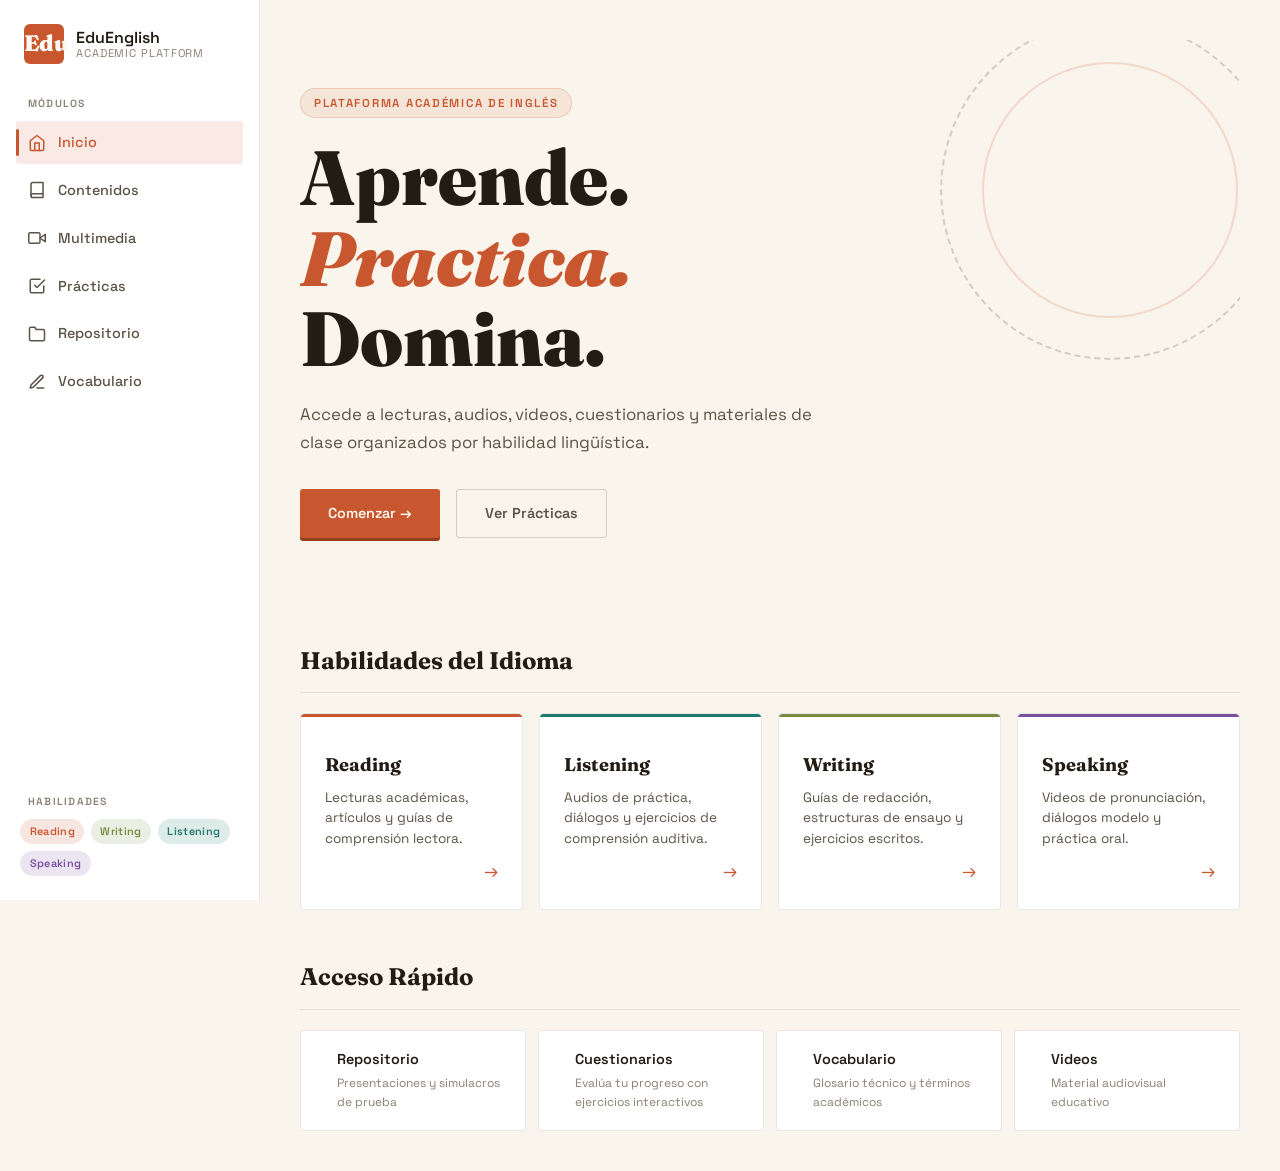
<file: index.html>
<!DOCTYPE html>
<html lang="es">
<head>
  <meta charset="UTF-8" />
  <meta name="viewport" content="width=device-width, initial-scale=1.0" />
  <title>EduEnglish — Plataforma de Inglés Académico</title>
  <link rel="stylesheet" href="/css/styles.css" />
  <link rel="preconnect" href="https://fonts.googleapis.com" />
  <link rel="preconnect" href="https://fonts.gstatic.com" crossorigin />
  <link href="https://fonts.googleapis.com/css2?family=Fraunces:ital,opsz,wght@0,9..144,400;0,9..144,600;0,9..144,700;0,9..144,900;1,9..144,400;1,9..144,500&family=Space+Grotesk:wght@300;400;500;600;700&family=JetBrains+Mono:wght@400;500&display=swap" rel="stylesheet" />
</head>
<body>


  <aside class="sidebar" id="sidebar">
    <div class="sidebar-logo">
      <span class="logo-mark">Edu</span>
      <div class="logo-text">
        <span class="logo-title">EduEnglish</span>
        <span class="logo-sub">Academic Platform</span>
      </div>
    </div>

    <nav class="sidebar-nav">
      <span class="nav-label">Módulos</span>
      <a href="/index.html" class="nav-item active">
        <svg viewBox="0 0 24 24"><path d="M3 9l9-7 9 7v11a2 2 0 0 1-2 2H5a2 2 0 0 1-2-2z"/><polyline points="9 22 9 12 15 12 15 22"/></svg>
        Inicio
      </a>
      <a href="/html/contenidos.html" class="nav-item">
        <svg viewBox="0 0 24 24"><path d="M4 19.5A2.5 2.5 0 0 1 6.5 17H20"/><path d="M6.5 2H20v20H6.5A2.5 2.5 0 0 1 4 19.5v-15A2.5 2.5 0 0 1 6.5 2z"/></svg>
        Contenidos
      </a>
      <a href="/html/multimedia.html" class="nav-item">
        <svg viewBox="0 0 24 24"><polygon points="23 7 16 12 23 17 23 7"/><rect x="1" y="5" width="15" height="14" rx="2" ry="2"/></svg>
        Multimedia
      </a>
      <a href="/html/practicas.html" class="nav-item">
        <svg viewBox="0 0 24 24"><path d="M9 11l3 3L22 4"/><path d="M21 12v7a2 2 0 0 1-2 2H5a2 2 0 0 1-2-2V5a2 2 0 0 1 2-2h11"/></svg>
        Prácticas
      </a>
      <a href="/html/repositorio.html" class="nav-item">
        <svg viewBox="0 0 24 24"><path d="M22 19a2 2 0 0 1-2 2H4a2 2 0 0 1-2-2V5a2 2 0 0 1 2-2h5l2 3h9a2 2 0 0 1 2 2z"/></svg>
        Repositorio
      </a>
      <a href="/html/vocabulario.html" class="nav-item">
        <svg viewBox="0 0 24 24"><path d="M12 20h9"/><path d="M16.5 3.5a2.121 2.121 0 0 1 3 3L7 19l-4 1 1-4L16.5 3.5z"/></svg>
        Vocabulario
      </a>
    </nav>

    <div class="sidebar-skills">
      <span class="nav-label">Habilidades</span>
      <div class="skill-badges">
        <span class="badge badge-r">Reading</span>
        <span class="badge badge-w">Writing</span>
        <span class="badge badge-l">Listening</span>
        <span class="badge badge-s">Speaking</span>
      </div>
    </div>
  </aside>


  <header class="topbar">
    <button class="menu-btn" id="menuBtn" aria-label="Abrir menú">
      <span></span><span></span><span></span>
    </button>
    <span class="topbar-title">EduEnglish</span>
    <div class="topbar-right"></div>
  </header>


  <main class="main-content">

  
    <section class="hero">
      <div class="hero-tag">Plataforma Académica de Inglés</div>
      <h1 class="hero-title">Aprende.<br/><em>Practica.</em><br/>Domina.</h1>
      <p class="hero-desc">Accede a lecturas, audios, videos, cuestionarios y materiales de clase organizados por habilidad lingüística.</p>
      <div class="hero-actions">
        <a href="/html/contenidos.html" class="btn btn-primary">Comenzar →</a>
        <a href="/html/practicas.html" class="btn btn-ghost">Ver Prácticas</a>
      </div>
      <div class="hero-deco"></div>
    </section>

   
    <section class="section">
      <h2 class="section-title">Habilidades del Idioma</h2>
      <div class="skills-grid">
        <a href="/html/contenidos.html" class="skill-card skill-reading">
          <div class="skill-icon"></div>
          <h3>Reading</h3>
          <p>Lecturas académicas, artículos y guías de comprensión lectora.</p>
          <span class="skill-arrow">→</span>
        </a>
        <a href="/html/multimedia.html" class="skill-card skill-listening">
          <div class="skill-icon"></div>
          <h3>Listening</h3>
          <p>Audios de práctica, diálogos y ejercicios de comprensión auditiva.</p>
          <span class="skill-arrow">→</span>
        </a>
        <a href="/html/practicas.html" class="skill-card skill-writing">
          <div class="skill-icon"></div>
          <h3>Writing</h3>
          <p>Guías de redacción, estructuras de ensayo y ejercicios escritos.</p>
          <span class="skill-arrow">→</span>
        </a>
        <a href="/html/multimedia.html" class="skill-card skill-speaking">
          <div class="skill-icon"></div>
          <h3>Speaking</h3>
          <p>Videos de pronunciación, diálogos modelo y práctica oral.</p>
          <span class="skill-arrow">→</span>
        </a>
      </div>
    </section>

    <section class="section">
      <h2 class="section-title">Acceso Rápido</h2>
      <div class="quick-grid">
        <a href="/html/repositorio.html" class="quick-card">
          <div class="qc-icon"></div>
          <div>
            <h4>Repositorio</h4>
            <p>Presentaciones y simulacros de prueba</p>
          </div>
        </a>
        <a href="/html/practicas.html" class="quick-card">
          <div class="qc-icon"></div>
          <div>
            <h4>Cuestionarios</h4>
            <p>Evalúa tu progreso con ejercicios interactivos</p>
          </div>
        </a>
        <a href="/html/vocabulario.html" class="quick-card">
          <div class="qc-icon"></div>
          <div>
            <h4>Vocabulario</h4>
            <p>Glosario técnico y términos académicos</p>
          </div>
        </a>
        <a href="/html/multimedia.html" class="quick-card">
          <div class="qc-icon"></div>
          <div>
            <h4>Videos</h4>
            <p>Material audiovisual educativo</p>
          </div>
        </a>
      </div>
    </section>

  </main>

  <div class="sidebar-overlay" id="overlay"></div>
  <script src="/js/scripts.js"></script>
</body>
</html>
</file>
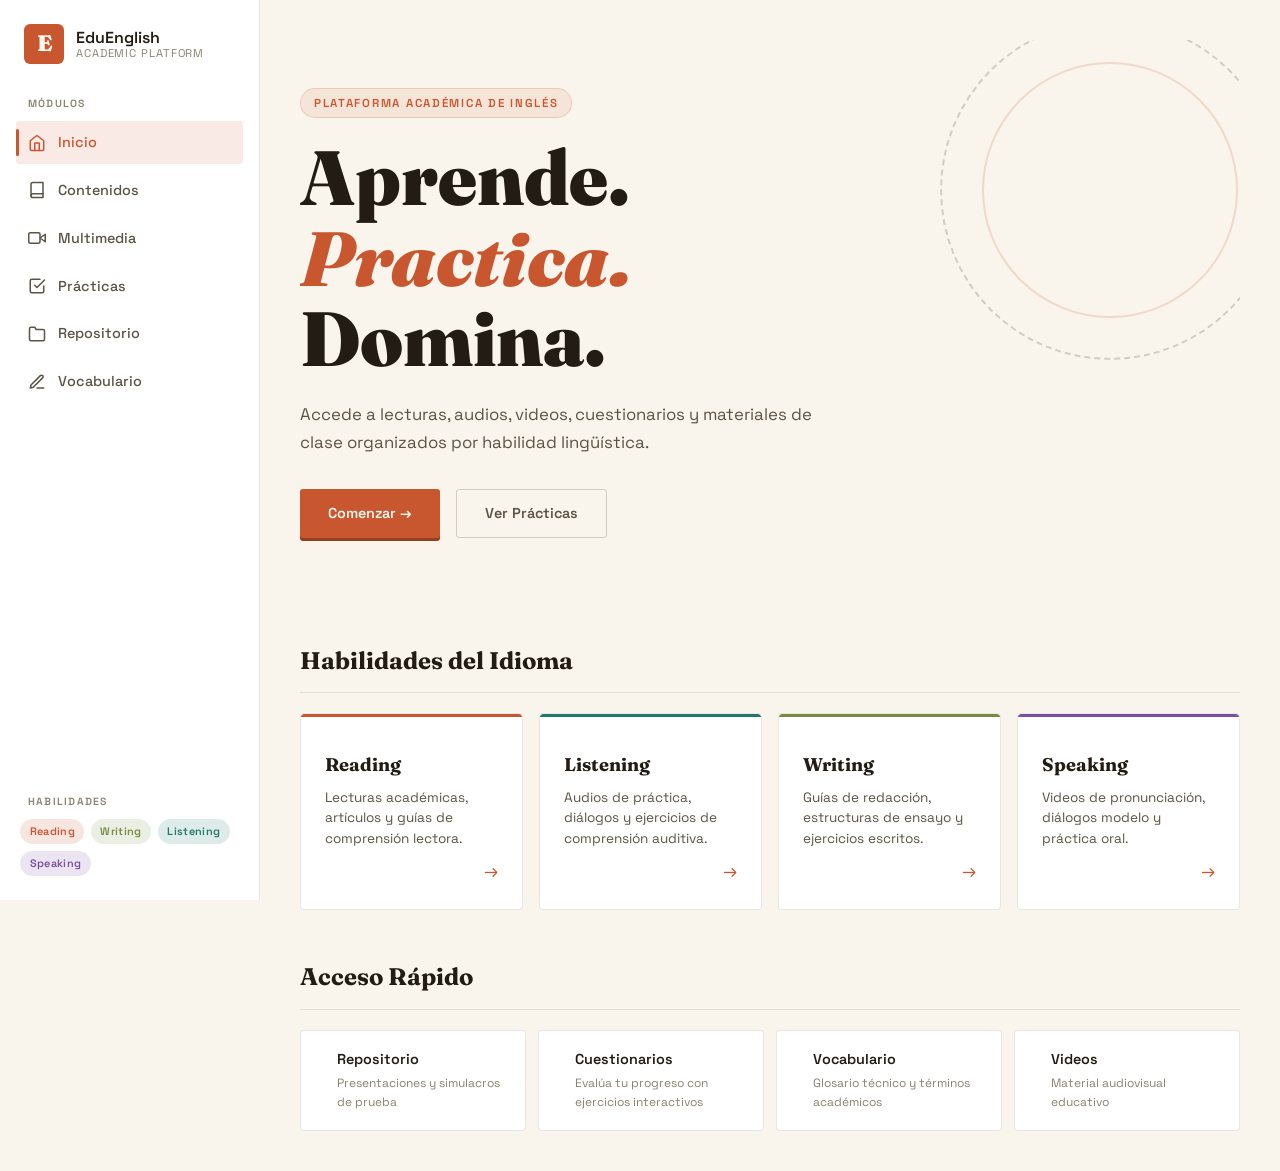
<file: html/index.html>
<!DOCTYPE html>
<html lang="es">
<head>
  <meta charset="UTF-8" />
  <meta name="viewport" content="width=device-width, initial-scale=1.0" />
  <title>EduEnglish — Plataforma de Inglés Académico</title>
  <link rel="stylesheet" href="/css/styles.css" />
  <link rel="preconnect" href="https://fonts.googleapis.com" />
  <link rel="preconnect" href="https://fonts.gstatic.com" crossorigin />
  <link href="https://fonts.googleapis.com/css2?family=Fraunces:ital,opsz,wght@0,9..144,400;0,9..144,600;0,9..144,700;0,9..144,900;1,9..144,400;1,9..144,500&family=Space+Grotesk:wght@300;400;500;600;700&family=JetBrains+Mono:wght@400;500&display=swap" rel="stylesheet" />
</head>
<body>


  <aside class="sidebar" id="sidebar">
    <div class="sidebar-logo">
      <span class="logo-mark">E</span>
      <div class="logo-text">
        <span class="logo-title">EduEnglish</span>
        <span class="logo-sub">Academic Platform</span>
      </div>
    </div>

    <nav class="sidebar-nav">
      <span class="nav-label">Módulos</span>
      <a href="/index.html" class="nav-item active">
        <svg viewBox="0 0 24 24"><path d="M3 9l9-7 9 7v11a2 2 0 0 1-2 2H5a2 2 0 0 1-2-2z"/><polyline points="9 22 9 12 15 12 15 22"/></svg>
        Inicio
      </a>
      <a href="/html/contenidos.html" class="nav-item">
        <svg viewBox="0 0 24 24"><path d="M4 19.5A2.5 2.5 0 0 1 6.5 17H20"/><path d="M6.5 2H20v20H6.5A2.5 2.5 0 0 1 4 19.5v-15A2.5 2.5 0 0 1 6.5 2z"/></svg>
        Contenidos
      </a>
      <a href="/html/multimedia.html" class="nav-item">
        <svg viewBox="0 0 24 24"><polygon points="23 7 16 12 23 17 23 7"/><rect x="1" y="5" width="15" height="14" rx="2" ry="2"/></svg>
        Multimedia
      </a>
      <a href="/html/practicas.html" class="nav-item">
        <svg viewBox="0 0 24 24"><path d="M9 11l3 3L22 4"/><path d="M21 12v7a2 2 0 0 1-2 2H5a2 2 0 0 1-2-2V5a2 2 0 0 1 2-2h11"/></svg>
        Prácticas
      </a>
      <a href="/html/repositorio.html" class="nav-item">
        <svg viewBox="0 0 24 24"><path d="M22 19a2 2 0 0 1-2 2H4a2 2 0 0 1-2-2V5a2 2 0 0 1 2-2h5l2 3h9a2 2 0 0 1 2 2z"/></svg>
        Repositorio
      </a>
      <a href="/html/vocabulario.html" class="nav-item">
        <svg viewBox="0 0 24 24"><path d="M12 20h9"/><path d="M16.5 3.5a2.121 2.121 0 0 1 3 3L7 19l-4 1 1-4L16.5 3.5z"/></svg>
        Vocabulario
      </a>
    </nav>

    <div class="sidebar-skills">
      <span class="nav-label">Habilidades</span>
      <div class="skill-badges">
        <span class="badge badge-r">Reading</span>
        <span class="badge badge-w">Writing</span>
        <span class="badge badge-l">Listening</span>
        <span class="badge badge-s">Speaking</span>
      </div>
    </div>
  </aside>


  <header class="topbar">
    <button class="menu-btn" id="menuBtn" aria-label="Abrir menú">
      <span></span><span></span><span></span>
    </button>
    <span class="topbar-title">EduEnglish</span>
    <div class="topbar-right"></div>
  </header>


  <main class="main-content">

  
    <section class="hero">
      <div class="hero-tag">Plataforma Académica de Inglés</div>
      <h1 class="hero-title">Aprende.<br/><em>Practica.</em><br/>Domina.</h1>
      <p class="hero-desc">Accede a lecturas, audios, videos, cuestionarios y materiales de clase organizados por habilidad lingüística.</p>
      <div class="hero-actions">
        <a href="/html/contenidos.html" class="btn btn-primary">Comenzar →</a>
        <a href="/html/practicas.html" class="btn btn-ghost">Ver Prácticas</a>
      </div>
      <div class="hero-deco"></div>
    </section>

   
    <section class="section">
      <h2 class="section-title">Habilidades del Idioma</h2>
      <div class="skills-grid">
        <a href="/html/contenidos.html" class="skill-card skill-reading">
          <div class="skill-icon"></div>
          <h3>Reading</h3>
          <p>Lecturas académicas, artículos y guías de comprensión lectora.</p>
          <span class="skill-arrow">→</span>
        </a>
        <a href="/html/multimedia.html" class="skill-card skill-listening">
          <div class="skill-icon"></div>
          <h3>Listening</h3>
          <p>Audios de práctica, diálogos y ejercicios de comprensión auditiva.</p>
          <span class="skill-arrow">→</span>
        </a>
        <a href="/html/practicas.html" class="skill-card skill-writing">
          <div class="skill-icon"></div>
          <h3>Writing</h3>
          <p>Guías de redacción, estructuras de ensayo y ejercicios escritos.</p>
          <span class="skill-arrow">→</span>
        </a>
        <a href="/html/multimedia.html" class="skill-card skill-speaking">
          <div class="skill-icon"></div>
          <h3>Speaking</h3>
          <p>Videos de pronunciación, diálogos modelo y práctica oral.</p>
          <span class="skill-arrow">→</span>
        </a>
      </div>
    </section>

    <section class="section">
      <h2 class="section-title">Acceso Rápido</h2>
      <div class="quick-grid">
        <a href="/html/repositorio.html" class="quick-card">
          <div class="qc-icon"></div>
          <div>
            <h4>Repositorio</h4>
            <p>Presentaciones y simulacros de prueba</p>
          </div>
        </a>
        <a href="/html/practicas.html" class="quick-card">
          <div class="qc-icon"></div>
          <div>
            <h4>Cuestionarios</h4>
            <p>Evalúa tu progreso con ejercicios interactivos</p>
          </div>
        </a>
        <a href="/html/vocabulario.html" class="quick-card">
          <div class="qc-icon"></div>
          <div>
            <h4>Vocabulario</h4>
            <p>Glosario técnico y términos académicos</p>
          </div>
        </a>
        <a href="/html/multimedia.html" class="quick-card">
          <div class="qc-icon"></div>
          <div>
            <h4>Videos</h4>
            <p>Material audiovisual educativo</p>
          </div>
        </a>
      </div>
    </section>

  </main>

  <div class="sidebar-overlay" id="overlay"></div>
  <script src="/js/scripts.js"></script>
</body>
</html>
</file>
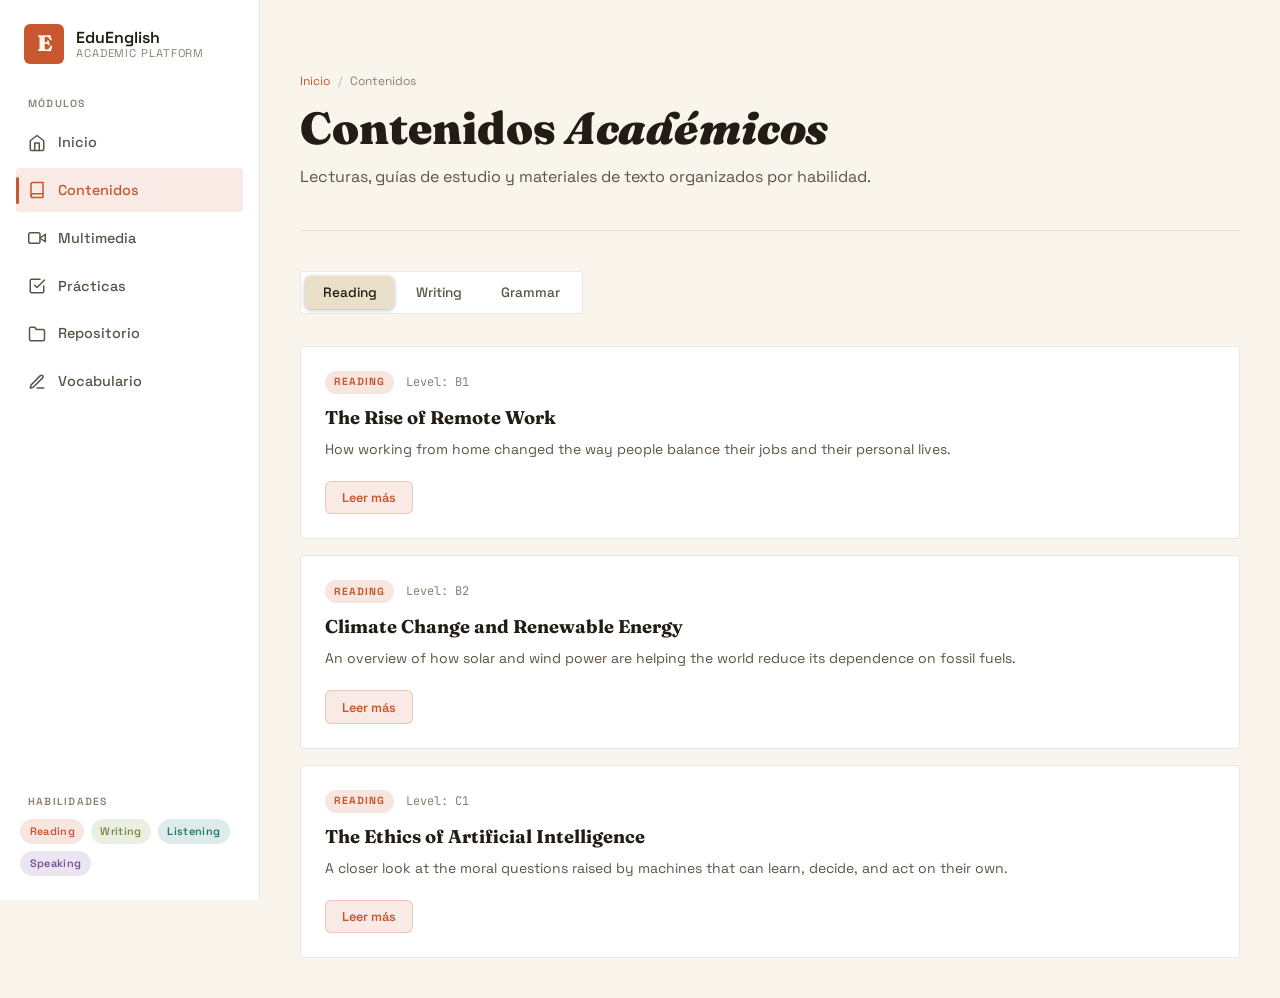
<file: html/contenidos.html>
<!DOCTYPE html>
<html lang="es">
<head>
  <meta charset="UTF-8" />
  <meta name="viewport" content="width=device-width, initial-scale=1.0" />
  <title>Contenidos — EduEnglish</title>
  <link rel="stylesheet" href="/css/styles.css" />
  <link href="https://fonts.googleapis.com/css2?family=Fraunces:ital,opsz,wght@0,9..144,400;0,9..144,600;0,9..144,700;0,9..144,900;1,9..144,400;1,9..144,500&family=Space+Grotesk:wght@300;400;500;600;700&family=JetBrains+Mono:wght@400;500&display=swap" rel="stylesheet" />
</head>
<body>

  <aside class="sidebar" id="sidebar">
    <div class="sidebar-logo">
      <span class="logo-mark">E</span>
      <div class="logo-text">
        <span class="logo-title">EduEnglish</span>
        <span class="logo-sub">Academic Platform</span>
      </div>
    </div>
    <nav class="sidebar-nav">
      <span class="nav-label">Módulos</span>
      <a href="/index.html" class="nav-item">
        <svg viewBox="0 0 24 24"><path d="M3 9l9-7 9 7v11a2 2 0 0 1-2 2H5a2 2 0 0 1-2-2z"/><polyline points="9 22 9 12 15 12 15 22"/></svg>
        Inicio
      </a>
      <a href="/html/contenidos.html" class="nav-item active">
        <svg viewBox="0 0 24 24"><path d="M4 19.5A2.5 2.5 0 0 1 6.5 17H20"/><path d="M6.5 2H20v20H6.5A2.5 2.5 0 0 1 4 19.5v-15A2.5 2.5 0 0 1 6.5 2z"/></svg>
        Contenidos
      </a>
      <a href="/html/multimedia.html" class="nav-item">
        <svg viewBox="0 0 24 24"><polygon points="23 7 16 12 23 17 23 7"/><rect x="1" y="5" width="15" height="14" rx="2" ry="2"/></svg>
        Multimedia
      </a>
      <a href="/html/practicas.html" class="nav-item">
        <svg viewBox="0 0 24 24"><path d="M9 11l3 3L22 4"/><path d="M21 12v7a2 2 0 0 1-2 2H5a2 2 0 0 1-2-2V5a2 2 0 0 1 2-2h11"/></svg>
        Prácticas
      </a>
      <a href="/html/repositorio.html" class="nav-item">
        <svg viewBox="0 0 24 24"><path d="M22 19a2 2 0 0 1-2 2H4a2 2 0 0 1-2-2V5a2 2 0 0 1 2-2h5l2 3h9a2 2 0 0 1 2 2z"/></svg>
        Repositorio
      </a>
      <a href="/html/vocabulario.html" class="nav-item">
        <svg viewBox="0 0 24 24"><path d="M12 20h9"/><path d="M16.5 3.5a2.121 2.121 0 0 1 3 3L7 19l-4 1 1-4L16.5 3.5z"/></svg>
        Vocabulario
      </a>
    </nav>
    <div class="sidebar-skills">
      <span class="nav-label">Habilidades</span>
      <div class="skill-badges">
        <span class="badge badge-r">Reading</span>
        <span class="badge badge-w">Writing</span>
        <span class="badge badge-l">Listening</span>
        <span class="badge badge-s">Speaking</span>
      </div>
    </div>
  </aside>

  <header class="topbar">
    <button class="menu-btn" id="menuBtn"><span></span><span></span><span></span></button>
    <span class="topbar-title">EduEnglish</span>
    <div class="topbar-right"></div>
  </header>

  <main class="main-content">
    <div class="page-header">
      <div class="breadcrumb">
        <a href="/index.html">Inicio</a><span>/</span> Contenidos
      </div>
      <h1>Contenidos <em>Académicos</em></h1>
      <p>Lecturas, guías de estudio y materiales de texto organizados por habilidad.</p>
    </div>

   
    <div class="tabs" data-group="contenidos">
      <button class="tab-btn active" data-tab="reading" data-group="contenidos">Reading</button>
      <button class="tab-btn" data-tab="writing" data-group="contenidos">Writing</button>
      <button class="tab-btn" data-tab="grammar" data-group="contenidos">Grammar</button>
    </div>


    <div class="tab-panel active" data-group="contenidos" data-panel="reading" id="reading">
      <div class="content-grid">

       
        <div class="reading-card">
          <div class="rc-meta">
            <span class="rc-tag reading">Reading</span>
            <span class="rc-level">Level: B1</span>
          </div>
          <h3>The Rise of Remote Work</h3>
          <p class="rc-excerpt">
            How working from home changed the way people balance their jobs and their personal lives.
          </p>
          <div class="rc-body">
            <p>
              Over the last few years, more and more companies have allowed their employees to work from home
              instead of coming to an office every day. This change, known as "remote work," became common
              during the pandemic, but many businesses decided to keep it afterward because it saved money
              on office space and gave workers more freedom over their schedules.
            </p>
            <p>
              Remote work has clear advantages. Employees can save time by not commuting, spend more time with
              their families, and often feel less stressed. However, it also brings challenges: some workers
              feel isolated because they miss face-to-face contact with colleagues, and it can be difficult to
              separate work time from personal time when the office is also the living room.
            </p>
            <p>
              Today, many companies offer a "hybrid" model, where employees work from home a few days a week
              and go to the office on the rest. Experts believe this balance will continue to shape the future
              of work for many years to come.
            </p>
          </div>
          <div class="rc-actions">
            <button class="btn-sm btn-gold rc-toggle">Leer más</button>
          </div>
        </div>

        <div class="reading-card">
          <div class="rc-meta">
            <span class="rc-tag reading">Reading</span>
            <span class="rc-level">Level: B2</span>
          </div>
          <h3>Climate Change and Renewable Energy</h3>
          <p class="rc-excerpt">
            An overview of how solar and wind power are helping the world reduce its dependence on fossil fuels.
          </p>
          <div class="rc-body">
            <p>
              Climate change is one of the most urgent challenges of our time. Scientists agree that the main
              cause is the burning of fossil fuels such as coal, oil, and natural gas, which release greenhouse
              gases into the atmosphere and cause global temperatures to rise. As a result, governments and
              companies around the world are investing heavily in renewable energy sources.
            </p>
            <p>
              Solar and wind power are the two fastest-growing forms of renewable energy. Solar panels convert
              sunlight directly into electricity, while wind turbines use the movement of air to generate power.
              Unlike fossil fuels, these sources do not run out and do not produce harmful emissions once they
              are built and running.
            </p>
            <p>
              Despite this progress, the transition to clean energy is not simple. Renewable technologies still
              require significant investment, and some regions do not have consistent sunlight or wind. Even so,
              the cost of solar and wind energy has dropped dramatically in the last decade, making them
              increasingly competitive with traditional energy sources.
            </p>
          </div>
          <div class="rc-actions">
            <button class="btn-sm btn-gold rc-toggle">Leer más</button>
          </div>
        </div>

        <div class="reading-card">
          <div class="rc-meta">
            <span class="rc-tag reading">Reading</span>
            <span class="rc-level">Level: C1</span>
          </div>
          <h3>The Ethics of Artificial Intelligence</h3>
          <p class="rc-excerpt">
            A closer look at the moral questions raised by machines that can learn, decide, and act on their own.
          </p>
          <div class="rc-body">
            <p>
              Artificial intelligence (AI) has moved from science fiction to everyday reality, influencing
              everything from the recommendations we see online to the medical diagnoses doctors rely on. As
              these systems become more capable, they also raise complex ethical questions that societies are
              only beginning to address.
            </p>
            <p>
              One major concern is bias. Because AI systems learn from historical data, they can unintentionally
              reproduce and even amplify existing prejudices related to race, gender, or economic background.
              A hiring algorithm trained on biased data, for example, may systematically disadvantage certain
              groups of applicants without anyone explicitly programming it to do so.
            </p>
            <p>
              Another pressing issue is accountability. When an autonomous system makes a harmful decision, it is
              often unclear who should be held responsible: the developer, the company that deployed it, or the
              algorithm itself. As AI continues to advance, policymakers, engineers, and ethicists face the
              difficult task of building frameworks that encourage innovation while protecting fundamental
              human rights.
            </p>
          </div>
          <div class="rc-actions">
            <button class="btn-sm btn-gold rc-toggle">Leer más</button>
          </div>
        </div>



      </div>
    </div>

  
    <div class="tab-panel" data-group="contenidos" data-panel="writing">
      <div class="content-grid">

       
        <div class="reading-card">
          <div class="rc-meta">
            <span class="rc-tag writing">Writing</span>
            <span class="rc-level">Guía</span>
          </div>
          <h3>How to Write a Five-Paragraph Essay</h3>
          <p class="rc-excerpt">
            The classic structure for academic essays: introduction, three body paragraphs, and conclusion.
          </p>
          <div class="rc-body">
            <p>
              The five-paragraph essay is one of the most useful formats for academic writing because it forces
              you to organize your ideas clearly before you start writing.
            </p>
            <p><strong>1. Introduction:</strong> Start with a "hook" to catch the reader's attention, give some
              background information, and end with your thesis statement — one sentence that states your main
              argument.</p>
            <p><strong>2-4. Body paragraphs:</strong> Each paragraph should focus on ONE supporting idea. Begin
              with a topic sentence, add evidence or examples, and explain how that idea supports your thesis.</p>
            <p><strong>5. Conclusion:</strong> Restate your thesis in different words, briefly summarize your main
              points, and end with a final thought or call to action.</p>
            <p>Useful connectors: <em>firstly, in addition, however, for example, as a result, in conclusion.</em></p>
          </div>
          <div class="rc-actions">
            <button class="btn-sm btn-gold rc-toggle">Leer más</button>
          </div>
        </div>

        <div class="reading-card">
          <div class="rc-meta">
            <span class="rc-tag writing">Writing</span>
            <span class="rc-level">Guía</span>
          </div>
          <h3>Linking Words and Cohesive Devices</h3>
          <p class="rc-excerpt">
            How to connect your ideas smoothly so your writing flows naturally from one sentence to the next.
          </p>
          <div class="rc-body">
            <p>
              Linking words (also called connectors) show the relationship between ideas and make your writing
              easier to follow. Using a variety of them also improves your score in writing exams like IELTS or
              TOEFL.
            </p>
            <p><strong>Addition:</strong> in addition, furthermore, moreover, besides.</p>
            <p><strong>Contrast:</strong> however, on the other hand, nevertheless, although, whereas.</p>
            <p><strong>Cause and effect:</strong> because, since, therefore, consequently, as a result.</p>
            <p><strong>Sequence:</strong> first, next, after that, finally, meanwhile.</p>
            <p><strong>Example:</strong> for instance, for example, such as, namely.</p>
            <p>Tip: avoid repeating the same connector twice in one paragraph — variety makes your writing sound
              more natural and academic.</p>
          </div>
          <div class="rc-actions">
            <button class="btn-sm btn-gold rc-toggle">Leer más</button>
          </div>
        </div>

      </div>
    </div>

    
    <div class="tab-panel" data-group="contenidos" data-panel="grammar">
      <div class="content-grid">

    
        <div class="reading-card">
          <div class="rc-meta">
            <span class="rc-tag grammar">Grammar</span>
            <span class="rc-level">Intermedio</span>
          </div>
          <h3>Present Perfect vs. Past Simple</h3>
          <p class="rc-excerpt">
            One of the most common sources of confusion for Spanish speakers learning English.
          </p>
          <div class="rc-body">
            <p><strong>Past Simple</strong> (I worked, she went) is used for actions that happened at a specific,
              finished time in the past. It is often used with time expressions like <em>yesterday, last week,
              in 2020.</em></p>
            <p><em>Example: "I visited London in 2019."</em> (a specific, finished moment)</p>
            <p><strong>Present Perfect</strong> (I have worked, she has gone) is used for actions that happened
              at an unspecified time in the past, or that connect the past to the present. It is often used with
              <em>ever, never, already, yet, just, since, for.</em></p>
            <p><em>Example: "I have visited London three times."</em> (experience, no specific date given)</p>
            <p>Quick rule: if there is a specific past time mentioned, use Past Simple. If the exact time is not
              important, or the action still affects the present, use Present Perfect.</p>
          </div>
          <div class="rc-actions">
            <button class="btn-sm btn-gold rc-toggle">Leer más</button>
          </div>
        </div>

        <div class="reading-card">
          <div class="rc-meta">
            <span class="rc-tag grammar">Grammar</span>
            <span class="rc-level">Avanzado</span>
          </div>
          <h3>Conditional Sentences (Types 0-3)</h3>
          <p class="rc-excerpt">
            The four main conditional structures used to talk about real, possible, and imaginary situations.
          </p>
          <div class="rc-body">
            <p><strong>Zero Conditional</strong> (general truths): If + present simple, present simple.
              <em>"If you heat water to 100°C, it boils."</em></p>
            <p><strong>First Conditional</strong> (real future possibility): If + present simple, will + verb.
              <em>"If it rains tomorrow, I will stay home."</em></p>
            <p><strong>Second Conditional</strong> (unreal/hypothetical present or future): If + past simple,
              would + verb. <em>"If I won the lottery, I would travel the world."</em></p>
            <p><strong>Third Conditional</strong> (unreal past — things that did not happen): If + past perfect,
              would have + past participle. <em>"If she had studied harder, she would have passed the exam."</em></p>
            <p>Tip: the "if clause" and the "result clause" can switch order without changing meaning — just
              remember to remove the comma when "if" comes second.</p>
          </div>
          <div class="rc-actions">
            <button class="btn-sm btn-gold rc-toggle">Leer más</button>
          </div>
        </div>

      </div>
    </div>

  </main>

  <div class="sidebar-overlay" id="overlay"></div>
  <script src="/js/scripts.js"></script>
</body>
</html>
</file>
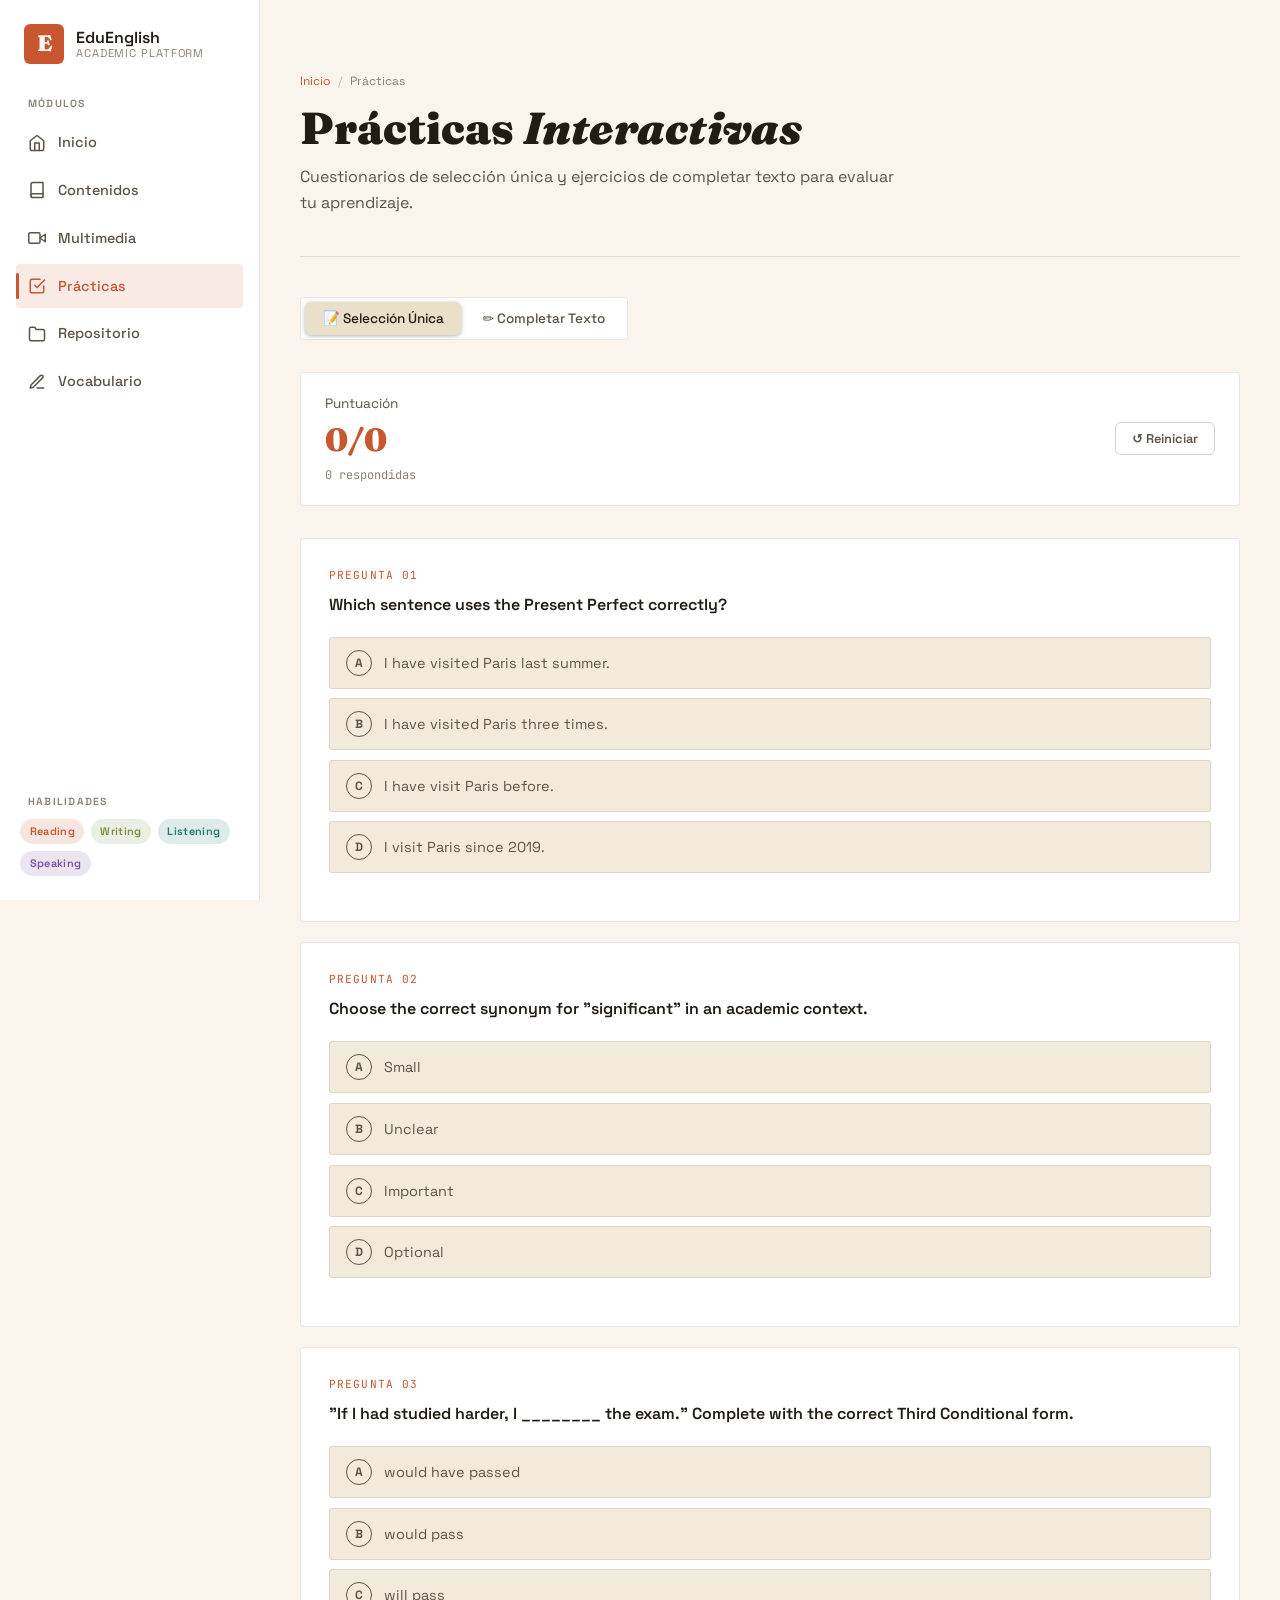
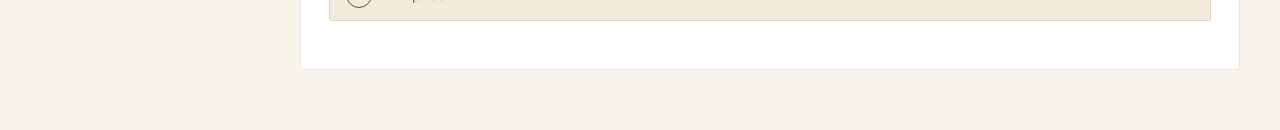
<file: html/practicas.html>
<!DOCTYPE html>
<html lang="es">
<head>
  <meta charset="UTF-8" />
  <meta name="viewport" content="width=device-width, initial-scale=1.0" />
  <title>Prácticas — EduEnglish</title>
  <link rel="stylesheet" href="/css/styles.css" />
  <link href="https://fonts.googleapis.com/css2?family=Fraunces:ital,opsz,wght@0,9..144,400;0,9..144,600;0,9..144,700;0,9..144,900;1,9..144,400;1,9..144,500&family=Space+Grotesk:wght@300;400;500;600;700&family=JetBrains+Mono:wght@400;500&display=swap" rel="stylesheet" />
</head>
<body>

  <aside class="sidebar" id="sidebar">
    <div class="sidebar-logo">
      <span class="logo-mark">E</span>
      <div class="logo-text">
        <span class="logo-title">EduEnglish</span>
        <span class="logo-sub">Academic Platform</span>
      </div>
    </div>
    <nav class="sidebar-nav">
      <span class="nav-label">Módulos</span>
      <a href="/index.html" class="nav-item">
        <svg viewBox="0 0 24 24"><path d="M3 9l9-7 9 7v11a2 2 0 0 1-2 2H5a2 2 0 0 1-2-2z"/><polyline points="9 22 9 12 15 12 15 22"/></svg>
        Inicio
      </a>
      <a href="/html/contenidos.html" class="nav-item">
        <svg viewBox="0 0 24 24"><path d="M4 19.5A2.5 2.5 0 0 1 6.5 17H20"/><path d="M6.5 2H20v20H6.5A2.5 2.5 0 0 1 4 19.5v-15A2.5 2.5 0 0 1 6.5 2z"/></svg>
        Contenidos
      </a>
      <a href="/html/multimedia.html" class="nav-item">
        <svg viewBox="0 0 24 24"><polygon points="23 7 16 12 23 17 23 7"/><rect x="1" y="5" width="15" height="14" rx="2" ry="2"/></svg>
        Multimedia
      </a>
      <a href="/html/practicas.html" class="nav-item active">
        <svg viewBox="0 0 24 24"><path d="M9 11l3 3L22 4"/><path d="M21 12v7a2 2 0 0 1-2 2H5a2 2 0 0 1-2-2V5a2 2 0 0 1 2-2h11"/></svg>
        Prácticas
      </a>
      <a href="/html/repositorio.html" class="nav-item">
        <svg viewBox="0 0 24 24"><path d="M22 19a2 2 0 0 1-2 2H4a2 2 0 0 1-2-2V5a2 2 0 0 1 2-2h5l2 3h9a2 2 0 0 1 2 2z"/></svg>
        Repositorio
      </a>
      <a href="/html/vocabulario.html" class="nav-item">
        <svg viewBox="0 0 24 24"><path d="M12 20h9"/><path d="M16.5 3.5a2.121 2.121 0 0 1 3 3L7 19l-4 1 1-4L16.5 3.5z"/></svg>
        Vocabulario
      </a>
    </nav>
    <div class="sidebar-skills">
      <span class="nav-label">Habilidades</span>
      <div class="skill-badges">
        <span class="badge badge-r">Reading</span>
        <span class="badge badge-w">Writing</span>
        <span class="badge badge-l">Listening</span>
        <span class="badge badge-s">Speaking</span>
      </div>
    </div>
  </aside>

  <header class="topbar">
    <button class="menu-btn" id="menuBtn"><span></span><span></span><span></span></button>
    <span class="topbar-title">EduEnglish</span>
    <div class="topbar-right"></div>
  </header>

  <main class="main-content">
    <div class="page-header">
      <div class="breadcrumb">
        <a href="../index.html">Inicio</a><span>/</span> Prácticas
      </div>
      <h1>Prácticas <em>Interactivas</em></h1>
      <p>Cuestionarios de selección única y ejercicios de completar texto para evaluar tu aprendizaje.</p>
    </div>


    <div class="tabs" data-group="practicas">
      <button class="tab-btn active" data-tab="multiple" data-group="practicas">📝 Selección Única</button>
      <button class="tab-btn" data-tab="fill" data-group="practicas">✏️ Completar Texto</button>
    </div>

    
    <div class="tab-panel active" data-group="practicas" data-panel="multiple">

      <div data-quiz-set="set-multiple">
        <div class="quiz-score-bar">
          <div>
            <div class="qs-label">Puntuación</div>
            <div class="qs-score">0/0</div>
            <div class="qs-sub">0 respondidas</div>
          </div>
          <button class="btn btn-ghost btn-sm btn-reset-quiz" style="margin-left:auto">↺ Reiniciar</button>
        </div>



  
        <div class="quiz-card" data-quiz-type="multiple">
          <div class="quiz-num">Pregunta 01</div>
          <h3>Which sentence uses the Present Perfect correctly?</h3>
          <div class="options-list">
            <button class="option-btn" data-correct="false">
              <span class="option-letter">A</span> I have visited Paris last summer.
            </button>
            <button class="option-btn" data-correct="true">
              <span class="option-letter">B</span> I have visited Paris three times.
            </button>
            <button class="option-btn" data-correct="false">
              <span class="option-letter">C</span> I have visit Paris before.
            </button>
            <button class="option-btn" data-correct="false">
              <span class="option-letter">D</span> I visit Paris since 2019.
            </button>
          </div>
          <div class="quiz-feedback"></div>
        </div>

        <div class="quiz-card" data-quiz-type="multiple">
          <div class="quiz-num">Pregunta 02</div>
          <h3>Choose the correct synonym for "significant" in an academic context.</h3>
          <div class="options-list">
            <button class="option-btn" data-correct="false">
              <span class="option-letter">A</span> Small
            </button>
            <button class="option-btn" data-correct="false">
              <span class="option-letter">B</span> Unclear
            </button>
            <button class="option-btn" data-correct="true">
              <span class="option-letter">C</span> Important
            </button>
            <button class="option-btn" data-correct="false">
              <span class="option-letter">D</span> Optional
            </button>
          </div>
          <div class="quiz-feedback"></div>
        </div>

        <div class="quiz-card" data-quiz-type="multiple">
          <div class="quiz-num">Pregunta 03</div>
          <h3>"If I had studied harder, I ________ the exam." Complete with the correct Third Conditional form.</h3>
          <div class="options-list">
            <button class="option-btn" data-correct="true">
              <span class="option-letter">A</span> would have passed
            </button>
            <button class="option-btn" data-correct="false">
              <span class="option-letter">B</span> would pass
            </button>
            <button class="option-btn" data-correct="false">
              <span class="option-letter">C</span> will pass
            </button>
          </div>
          <div class="quiz-feedback"></div>
        </div>


      </div>
    </div>

    
    <div class="tab-panel" data-group="practicas" data-panel="fill">

      
      <div data-quiz-set="set-fill">
        <div class="quiz-score-bar">
          <div>
            <div class="qs-label">Puntuación</div>
            <div class="qs-score">0/0</div>
            <div class="qs-sub">0 respondidas</div>
          </div>
          <button class="btn btn-ghost btn-sm btn-reset-quiz" style="margin-left:auto">↺ Reiniciar</button>
        </div>


       
        <div class="quiz-card" data-quiz-type="fill">
          <div class="quiz-num">Ejercicio 01</div>
          <h3>Complete the sentence with the correct word:</h3>
          <div class="fill-blank">
            <p class="sentence">
              "She ________ to the library every day to study for her exams."
            </p>
           
            <input
              class="blank-input"
              type="text"
              placeholder="Escribe tu respuesta..."
              data-answer="goes"
            />
          </div>
          <div class="quiz-feedback"></div>
          <button class="btn-sm btn-gold btn-verify" style="margin-top:0.75rem">Verificar →</button>
        </div>

  
        <div class="quiz-card" data-quiz-type="fill">
          <div class="quiz-num">Ejercicio 02</div>
          <h3>Fill in the blank with the correct preposition:</h3>
          <div class="fill-blank">
            <p class="sentence">
              "He is interested ________ learning new languages and cultures."
            </p>
           
            <input
              class="blank-input"
              type="text"
              placeholder="Escribe tu respuesta..."
              data-answer="in"
            />
          </div>
          <div class="quiz-feedback"></div>
          <button class="btn-sm btn-gold btn-verify" style="margin-top:0.75rem">Verificar →</button>
        </div>

   
        <div class="quiz-card" data-quiz-type="fill">
          <div class="quiz-num">Ejercicio 03</div>
          <h3>Choose the correct verb tense to complete the sentence:</h3>
          <div class="fill-blank">
            <p class="sentence">
              "By next year, they ________ (complete) the research project."
            </p>
        
            <input
              class="blank-input"
              type="text"
              placeholder="Escribe tu respuesta..."
              data-answer="will have completed"
            />
          </div>
          <div class="quiz-feedback"></div>
          <button class="btn-sm btn-gold btn-verify" style="margin-top:0.75rem">Verificar →</button>
        </div>



      </div>
    </div>

  </main>

  <div class="sidebar-overlay" id="overlay"></div>
  <script src="/js/scripts.js"></script>
</body>
</html>
</file>
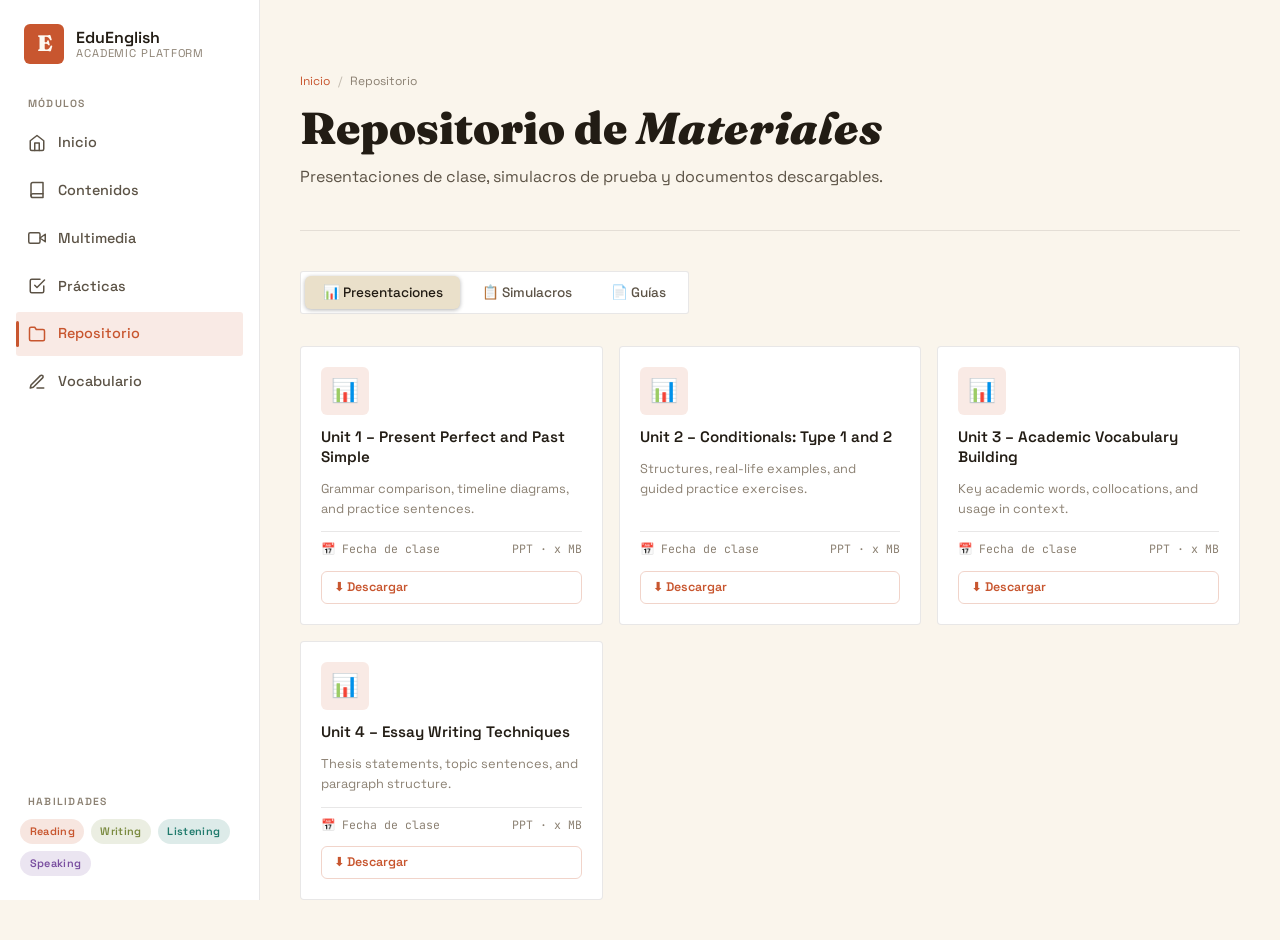
<file: html/repositorio.html>
<!DOCTYPE html>
<html lang="es">
<head>
  <meta charset="UTF-8" />
  <meta name="viewport" content="width=device-width, initial-scale=1.0" />
  <title>Repositorio — EduEnglish</title>
  <link rel="stylesheet" href="/css/styles.css" />
  <link href="https://fonts.googleapis.com/css2?family=Fraunces:ital,opsz,wght@0,9..144,400;0,9..144,600;0,9..144,700;0,9..144,900;1,9..144,400;1,9..144,500&family=Space+Grotesk:wght@300;400;500;600;700&family=JetBrains+Mono:wght@400;500&display=swap" rel="stylesheet" />
</head>
<body>

  <aside class="sidebar" id="sidebar">
    <div class="sidebar-logo">
      <span class="logo-mark">E</span>
      <div class="logo-text">
        <span class="logo-title">EduEnglish</span>
        <span class="logo-sub">Academic Platform</span>
      </div>
    </div>
    <nav class="sidebar-nav">
      <span class="nav-label">Módulos</span>
      <a href="/index.html" class="nav-item">
        <svg viewBox="0 0 24 24"><path d="M3 9l9-7 9 7v11a2 2 0 0 1-2 2H5a2 2 0 0 1-2-2z"/><polyline points="9 22 9 12 15 12 15 22"/></svg>
        Inicio
      </a>
      <a href="/html/contenidos.html" class="nav-item">
        <svg viewBox="0 0 24 24"><path d="M4 19.5A2.5 2.5 0 0 1 6.5 17H20"/><path d="M6.5 2H20v20H6.5A2.5 2.5 0 0 1 4 19.5v-15A2.5 2.5 0 0 1 6.5 2z"/></svg>
        Contenidos
      </a>
      <a href="/html/multimedia.html" class="nav-item">
        <svg viewBox="0 0 24 24"><polygon points="23 7 16 12 23 17 23 7"/><rect x="1" y="5" width="15" height="14" rx="2" ry="2"/></svg>
        Multimedia
      </a>
      <a href="/html/practicas.html" class="nav-item">
        <svg viewBox="0 0 24 24"><path d="M9 11l3 3L22 4"/><path d="M21 12v7a2 2 0 0 1-2 2H5a2 2 0 0 1-2-2V5a2 2 0 0 1 2-2h11"/></svg>
        Prácticas
      </a>
      <a href="/html/repositorio.html" class="nav-item active">
        <svg viewBox="0 0 24 24"><path d="M22 19a2 2 0 0 1-2 2H4a2 2 0 0 1-2-2V5a2 2 0 0 1 2-2h5l2 3h9a2 2 0 0 1 2 2z"/></svg>
        Repositorio
      </a>
      <a href="/html/vocabulario.html" class="nav-item">
        <svg viewBox="0 0 24 24"><path d="M12 20h9"/><path d="M16.5 3.5a2.121 2.121 0 0 1 3 3L7 19l-4 1 1-4L16.5 3.5z"/></svg>
        Vocabulario
      </a>
    </nav>
    <div class="sidebar-skills">
      <span class="nav-label">Habilidades</span>
      <div class="skill-badges">
        <span class="badge badge-r">Reading</span>
        <span class="badge badge-w">Writing</span>
        <span class="badge badge-l">Listening</span>
        <span class="badge badge-s">Speaking</span>
      </div>
    </div>
  </aside>

  <header class="topbar">
    <button class="menu-btn" id="menuBtn"><span></span><span></span><span></span></button>
    <span class="topbar-title">EduEnglish</span>
    <div class="topbar-right"></div>
  </header>

  <main class="main-content">
    <div class="page-header">
      <div class="breadcrumb">
        <a href="/index.html">Inicio</a><span>/</span> Repositorio
      </div>
      <h1>Repositorio de <em>Materiales</em></h1>
      <p>Presentaciones de clase, simulacros de prueba y documentos descargables.</p>
    </div>


    <div class="tabs" data-group="repo">
      <button class="tab-btn active" data-tab="presentaciones" data-group="repo">📊 Presentaciones</button>
      <button class="tab-btn" data-tab="simulacros" data-group="repo">📋 Simulacros</button>
      <button class="tab-btn" data-tab="guias" data-group="repo">📄 Guías</button>
    </div>

  
    <div class="tab-panel active" data-group="repo" data-panel="presentaciones">


      <div class="repo-grid">


        
        <div class="repo-card">
          <div class="repo-file-icon icon-pptx">📊</div>
          <h4>Unit 1 – Present Perfect and Past Simple</h4>
          <p>Grammar comparison, timeline diagrams, and practice sentences.</p>
          <div class="repo-meta">
            <span>📅 Fecha de clase</span>
            <span>PPT · x MB</span>
          </div>
         
          <a href="../assets/presentacion-1.pptx" class="repo-download" download>
            ⬇ Descargar
          </a>
        </div>

      
        <div class="repo-card">
          <div class="repo-file-icon icon-pptx">📊</div>
          <h4>Unit 2 – Conditionals: Type 1 and 2</h4>
          <p>Structures, real-life examples, and guided practice exercises.</p>
          <div class="repo-meta">
            <span>📅 Fecha de clase</span>
            <span>PPT · x MB</span>
          </div>
          <a href="../assets/presentacion-2.pptx" class="repo-download" download>
            ⬇ Descargar
          </a>
        </div>

        
        <div class="repo-card">
          <div class="repo-file-icon icon-pptx">📊</div>
          <h4>Unit 3 – Academic Vocabulary Building</h4>
          <p>Key academic words, collocations, and usage in context.</p>
          <div class="repo-meta">
            <span>📅 Fecha de clase</span>
            <span>PPT · x MB</span>
          </div>
          <a href="../assets/presentacion-3.pptx" class="repo-download" download>
            ⬇ Descargar
          </a>
        </div>

        
        <div class="repo-card">
          <div class="repo-file-icon icon-pptx">📊</div>
          <h4>Unit 4 – Essay Writing Techniques</h4>
          <p>Thesis statements, topic sentences, and paragraph structure.</p>
          <div class="repo-meta">
            <span>📅 Fecha de clase</span>
            <span>PPT · x MB</span>
          </div>
          <a href="../assets/presentacion-4.pptx" class="repo-download" download>
            ⬇ Descargar
          </a>
        </div>

      </div>
    </div>

    <div class="tab-panel" data-group="repo" data-panel="simulacros">

      <div class="repo-grid">

     
        <div class="repo-card">
          <div class="repo-file-icon icon-pdf">📋</div>
          <h4>Midterm Exam Practice</h4>
          <p>Reading comprehension and vocabulary in context, based on Units 1-2.</p>
          <div class="repo-meta">
            <span>📅 Semana x</span>
            <span>PDF · x MB</span>
          </div>
        
          <a href="../assets/simulacro-1.pdf" class="repo-download" download>
            ⬇ Descargar PDF
          </a>
        </div>

  
        <div class="repo-card">
          <div class="repo-file-icon icon-pdf">📋</div>
          <h4>Final Exam Practice</h4>
          <p>Listening comprehension and grammar review, based on Units 1-4.</p>
          <div class="repo-meta">
            <span>📅 Semana x</span>
            <span>PDF · x MB</span>
          </div>
          <a href="../assets/simulacro-2.pdf" class="repo-download" download>
            ⬇ Descargar PDF
          </a>
        </div>


        <div class="repo-card">
          <div class="repo-file-icon icon-pdf">📋</div>
          <h4>Speaking Assessment Practice</h4>
          <p>Sample questions and rubric for the oral evaluation.</p>
          <div class="repo-meta">
            <span>📅 Semana x</span>
            <span>PDF · x MB</span>
          </div>
          <a href="../assets/simulacro-3.pdf" class="repo-download" download>
            ⬇ Descargar PDF
          </a>
        </div>

       
        <div class="repo-card">
          <div class="repo-file-icon icon-quiz">✅</div>
          <h4>Respuestas — Simulacro 1</h4>
          <p>Hoja de respuestas y claves del primer simulacro de prueba.</p>
          <div class="repo-meta">
            <span>📅 Semana x</span>
            <span>PDF · x MB</span>
          </div>
          <a href="../assets/respuestas-1.pdf" class="repo-download" download>
            ⬇ Descargar PDF
          </a>
        </div>

      </div>
    </div>

    <div class="tab-panel" data-group="repo" data-panel="guias">

      <div class="repo-grid">

    
        <div class="repo-card">
          <div class="repo-file-icon icon-docx">📄</div>
          <h4>Guía de Estudio 1</h4>
          <p>Grammar Summary – Tenses Review, with charts and examples.</p>
          <div class="repo-meta">
            <span>📅 Fecha</span>
            <span>DOC · x MB</span>
          </div>
          <a href="../assets/guia-1.pdf" class="repo-download" download>
            ⬇ Descargar
          </a>
        </div>

     
        <div class="repo-card">
          <div class="repo-file-icon icon-docx">📄</div>
          <h4>Guía de Estudio 2</h4>
          <p>Vocabulary Builder – Word Families and Collocations.</p>
          <div class="repo-meta">
            <span>📅 Fecha</span>
            <span>DOC · x MB</span>
          </div>
          <a href="../assets/guia-2.pdf" class="repo-download" download>
            ⬇ Descargar
          </a>
        </div>


        <div class="repo-card">
          <div class="repo-file-icon icon-link">🔗</div>
          <h4>Material Externo / Enlace</h4>
          <p>Enlace a un recurso externo: Google Docs, Canva, Drive, etc.</p>
          <div class="repo-meta">
            <span>📅 Fecha</span>
            <span>Enlace externo</span>
          </div>
         
          <a href="https://" class="repo-download" target="_blank" rel="noopener">
            🔗 Abrir enlace
          </a>
        </div>

      </div>
    </div>

  </main>

  <div class="sidebar-overlay" id="overlay"></div>
  <script src="/js/scripts.js"></script>
</body>
</html>
</file>
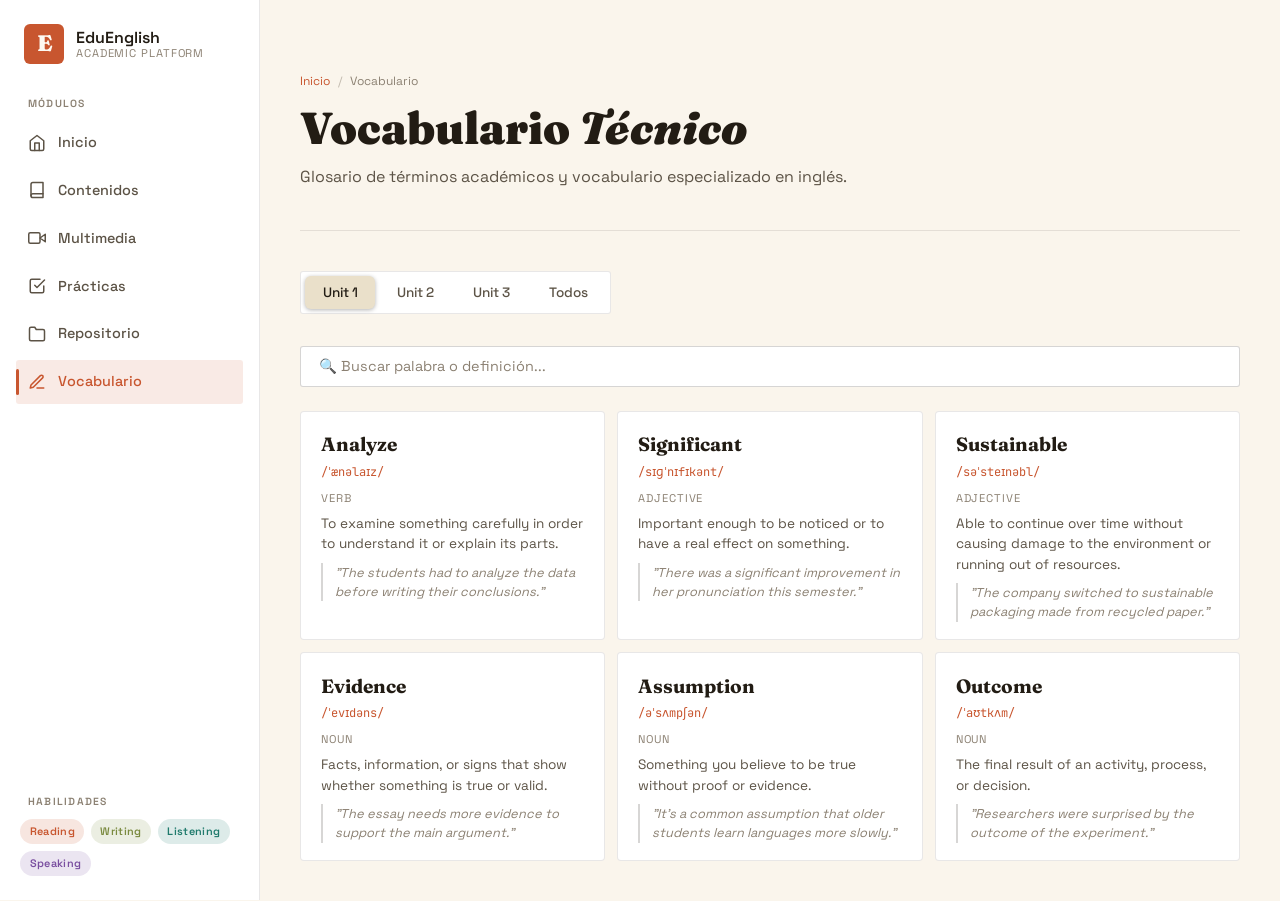
<file: html/vocabulario.html>
<!DOCTYPE html>
<html lang="es">
<head>
  <meta charset="UTF-8" />
  <meta name="viewport" content="width=device-width, initial-scale=1.0" />
  <title>Vocabulario — EduEnglish</title>
  <link rel="stylesheet" href="/css/styles.css" />
  <link href="https://fonts.googleapis.com/css2?family=Fraunces:ital,opsz,wght@0,9..144,400;0,9..144,600;0,9..144,700;0,9..144,900;1,9..144,400;1,9..144,500&family=Space+Grotesk:wght@300;400;500;600;700&family=JetBrains+Mono:wght@400;500&display=swap" rel="stylesheet" />
</head>
<body>

  <aside class="sidebar" id="sidebar">
    <div class="sidebar-logo">
      <span class="logo-mark">E</span>
      <div class="logo-text">
        <span class="logo-title">EduEnglish</span>
        <span class="logo-sub">Academic Platform</span>
      </div>
    </div>
    <nav class="sidebar-nav">
      <span class="nav-label">Módulos</span>
      <a href="/index.html" class="nav-item">
        <svg viewBox="0 0 24 24"><path d="M3 9l9-7 9 7v11a2 2 0 0 1-2 2H5a2 2 0 0 1-2-2z"/><polyline points="9 22 9 12 15 12 15 22"/></svg>
        Inicio
      </a>
      <a href="/html/contenidos.html" class="nav-item">
        <svg viewBox="0 0 24 24"><path d="M4 19.5A2.5 2.5 0 0 1 6.5 17H20"/><path d="M6.5 2H20v20H6.5A2.5 2.5 0 0 1 4 19.5v-15A2.5 2.5 0 0 1 6.5 2z"/></svg>
        Contenidos
      </a>
      <a href="/html/multimedia.html" class="nav-item">
        <svg viewBox="0 0 24 24"><polygon points="23 7 16 12 23 17 23 7"/><rect x="1" y="5" width="15" height="14" rx="2" ry="2"/></svg>
        Multimedia
      </a>
      <a href="/html/practicas.html" class="nav-item">
        <svg viewBox="0 0 24 24"><path d="M9 11l3 3L22 4"/><path d="M21 12v7a2 2 0 0 1-2 2H5a2 2 0 0 1-2-2V5a2 2 0 0 1 2-2h11"/></svg>
        Prácticas
      </a>
      <a href="/html/repositorio.html" class="nav-item">
        <svg viewBox="0 0 24 24"><path d="M22 19a2 2 0 0 1-2 2H4a2 2 0 0 1-2-2V5a2 2 0 0 1 2-2h5l2 3h9a2 2 0 0 1 2 2z"/></svg>
        Repositorio
      </a>
      <a href="/html/vocabulario.html" class="nav-item active">
        <svg viewBox="0 0 24 24"><path d="M12 20h9"/><path d="M16.5 3.5a2.121 2.121 0 0 1 3 3L7 19l-4 1 1-4L16.5 3.5z"/></svg>
        Vocabulario
      </a>
    </nav>
    <div class="sidebar-skills">
      <span class="nav-label">Habilidades</span>
      <div class="skill-badges">
        <span class="badge badge-r">Reading</span>
        <span class="badge badge-w">Writing</span>
        <span class="badge badge-l">Listening</span>
        <span class="badge badge-s">Speaking</span>
      </div>
    </div>
  </aside>

  <header class="topbar">
    <button class="menu-btn" id="menuBtn"><span></span><span></span><span></span></button>
    <span class="topbar-title">EduEnglish</span>
    <div class="topbar-right"></div>
  </header>

  <main class="main-content">
    <div class="page-header">
      <div class="breadcrumb">
        <a href="/index.html">Inicio</a><span>/</span> Vocabulario
      </div>
      <h1>Vocabulario <em>Técnico</em></h1>
      <p>Glosario de términos académicos y vocabulario especializado en inglés.</p>
    </div>

   
    <div class="tabs" data-group="vocab">
      <button class="tab-btn active" data-tab="unit1" data-group="vocab">Unit 1</button>
      <button class="tab-btn" data-tab="unit2" data-group="vocab">Unit 2</button>
      <button class="tab-btn" data-tab="unit3" data-group="vocab">Unit 3</button>
      <button class="tab-btn" data-tab="all" data-group="vocab">Todos</button>
    </div>


    <div class="vocab-search-bar">
      <input type="text" id="vocabSearch" placeholder="🔍 Buscar palabra o definición..." />
    </div>


    <div class="tab-panel active" data-group="vocab" data-panel="unit1">
      <div class="vocab-grid" id="vocabGrid">

   

        <div class="vocab-card">
          <div class="vocab-word">Analyze</div>
          <div class="vocab-pron">/ˈænəlaɪz/</div>
          <div class="vocab-type">verb</div>
          <div class="vocab-def">To examine something carefully in order to understand it or explain its parts.</div>
          <div class="vocab-ex">"The students had to analyze the data before writing their conclusions."</div>
        </div>

        <div class="vocab-card">
          <div class="vocab-word">Significant</div>
          <div class="vocab-pron">/sɪɡˈnɪfɪkənt/</div>
          <div class="vocab-type">adjective</div>
          <div class="vocab-def">Important enough to be noticed or to have a real effect on something.</div>
          <div class="vocab-ex">"There was a significant improvement in her pronunciation this semester."</div>
        </div>

        <div class="vocab-card">
          <div class="vocab-word">Sustainable</div>
          <div class="vocab-pron">/səˈsteɪnəbl/</div>
          <div class="vocab-type">adjective</div>
          <div class="vocab-def">Able to continue over time without causing damage to the environment or running out of resources.</div>
          <div class="vocab-ex">"The company switched to sustainable packaging made from recycled paper."</div>
        </div>

        <div class="vocab-card">
          <div class="vocab-word">Evidence</div>
          <div class="vocab-pron">/ˈevɪdəns/</div>
          <div class="vocab-type">noun</div>
          <div class="vocab-def">Facts, information, or signs that show whether something is true or valid.</div>
          <div class="vocab-ex">"The essay needs more evidence to support the main argument."</div>
        </div>

        <div class="vocab-card">
          <div class="vocab-word">Assumption</div>
          <div class="vocab-pron">/əˈsʌmpʃən/</div>
          <div class="vocab-type">noun</div>
          <div class="vocab-def">Something you believe to be true without proof or evidence.</div>
          <div class="vocab-ex">"It's a common assumption that older students learn languages more slowly."</div>
        </div>

        <div class="vocab-card">
          <div class="vocab-word">Outcome</div>
          <div class="vocab-pron">/ˈaʊtkʌm/</div>
          <div class="vocab-type">noun</div>
          <div class="vocab-def">The final result of an activity, process, or decision.</div>
          <div class="vocab-ex">"Researchers were surprised by the outcome of the experiment."</div>
        </div>



      </div>
    </div>

  
    <div class="tab-panel" data-group="vocab" data-panel="unit2">
      <div class="vocab-grid">

        
        <div class="vocab-card">
          <div class="vocab-word">Perspective</div>
          <div class="vocab-pron">/pərˈspektɪv/</div>
          <div class="vocab-type">noun</div>
          <div class="vocab-def">A particular way of thinking about or looking at a topic or situation.</div>
          <div class="vocab-ex">"The article offers a new perspective on remote education."</div>
        </div>

        <div class="vocab-card">
          <div class="vocab-word">Controversial</div>
          <div class="vocab-pron">/ˌkɒntrəˈvɜːʃəl/</div>
          <div class="vocab-type">adjective</div>
          <div class="vocab-def">Causing public disagreement because people have very different opinions about it.</div>
          <div class="vocab-ex">"Artificial intelligence in classrooms is still a controversial topic."</div>
        </div>

      

      </div>
    </div>

  
    <div class="tab-panel" data-group="vocab" data-panel="unit3">
      <div class="vocab-grid">

      
        <div class="vocab-card">
          <div class="vocab-word">Feasible</div>
          <div class="vocab-pron">/ˈfiːzəbl/</div>
          <div class="vocab-type">adjective</div>
          <div class="vocab-def">Possible to do or achieve with the resources and time available.</div>
          <div class="vocab-ex">"Is it feasible to finish the research project by next month?"</div>
        </div>

      

      </div>
    </div>

    
    <div class="tab-panel" data-group="vocab" data-panel="all">
      <div class="info-box tip">
        <span class="ib-icon">💡</span>
        <span>Glosario completo y buscable con todos los términos de las tres unidades.</span>
      </div>
      <div class="vocab-grid">
        <div class="vocab-card">
          <div class="vocab-word">Analyze</div>
          <div class="vocab-pron">/ˈænəlaɪz/</div>
          <div class="vocab-type">verb</div>
          <div class="vocab-def">To examine something carefully in order to understand it or explain its parts.</div>
          <div class="vocab-ex">"The students had to analyze the data before writing their conclusions."</div>
        </div>
        <div class="vocab-card">
          <div class="vocab-word">Significant</div>
          <div class="vocab-pron">/sɪɡˈnɪfɪkənt/</div>
          <div class="vocab-type">adjective</div>
          <div class="vocab-def">Important enough to be noticed or to have a real effect on something.</div>
          <div class="vocab-ex">"There was a significant improvement in her pronunciation this semester."</div>
        </div>
        <div class="vocab-card">
          <div class="vocab-word">Sustainable</div>
          <div class="vocab-pron">/səˈsteɪnəbl/</div>
          <div class="vocab-type">adjective</div>
          <div class="vocab-def">Able to continue over time without causing damage to the environment or running out of resources.</div>
          <div class="vocab-ex">"The company switched to sustainable packaging made from recycled paper."</div>
        </div>
        <div class="vocab-card">
          <div class="vocab-word">Evidence</div>
          <div class="vocab-pron">/ˈevɪdəns/</div>
          <div class="vocab-type">noun</div>
          <div class="vocab-def">Facts, information, or signs that show whether something is true or valid.</div>
          <div class="vocab-ex">"The essay needs more evidence to support the main argument."</div>
        </div>
        <div class="vocab-card">
          <div class="vocab-word">Assumption</div>
          <div class="vocab-pron">/əˈsʌmpʃən/</div>
          <div class="vocab-type">noun</div>
          <div class="vocab-def">Something you believe to be true without proof or evidence.</div>
          <div class="vocab-ex">"It's a common assumption that older students learn languages more slowly."</div>
        </div>
        <div class="vocab-card">
          <div class="vocab-word">Outcome</div>
          <div class="vocab-pron">/ˈaʊtkʌm/</div>
          <div class="vocab-type">noun</div>
          <div class="vocab-def">The final result of an activity, process, or decision.</div>
          <div class="vocab-ex">"Researchers were surprised by the outcome of the experiment."</div>
        </div>
        <div class="vocab-card">
          <div class="vocab-word">Perspective</div>
          <div class="vocab-pron">/pərˈspektɪv/</div>
          <div class="vocab-type">noun</div>
          <div class="vocab-def">A particular way of thinking about or looking at a topic or situation.</div>
          <div class="vocab-ex">"The article offers a new perspective on remote education."</div>
        </div>
        <div class="vocab-card">
          <div class="vocab-word">Controversial</div>
          <div class="vocab-pron">/ˌkɒntrəˈvɜːʃəl/</div>
          <div class="vocab-type">adjective</div>
          <div class="vocab-def">Causing public disagreement because people have very different opinions about it.</div>
          <div class="vocab-ex">"Artificial intelligence in classrooms is still a controversial topic."</div>
        </div>
        <div class="vocab-card">
          <div class="vocab-word">Feasible</div>
          <div class="vocab-pron">/ˈfiːzəbl/</div>
          <div class="vocab-type">adjective</div>
          <div class="vocab-def">Possible to do or achieve with the resources and time available.</div>
          <div class="vocab-ex">"Is it feasible to finish the research project by next month?"</div>
        </div>
      </div>
    </div>

  </main>

  <div class="sidebar-overlay" id="overlay"></div>
  <script src="/js/scripts.js"></script>
</body>
</html>
</file>
<file: css/styles.css>
/* ============================================
   EDUENGLISH — MAIN STYLESHEET
   Design: Sunlit Study / Warm Paper Editorial
   ============================================ */

:root {
  --bg:          #faf5ec;
  --bg-2:        #ffffff;
  --bg-3:        #f2ebdc;
  --bg-4:        #eae0ca;
  --border:      rgba(31,26,20,0.10);
  --border-2:    rgba(31,26,20,0.18);
  --text-1:      #221c14;
  --text-2:      #5c5346;
  --text-3:      #8b8072;
  --gold:        #c8562f;
  --gold-lt:     #e07a4d;
  --gold-dk:     #963f1f;
  --accent-r:    #c8562f;  /* Reading - terracotta */
  --accent-l:    #1f7a6c;  /* Listening - teal */
  --accent-w:    #7a8a3f;  /* Writing - olive */
  --accent-s:    #7a4fa0;  /* Speaking - plum */
  --danger:      #b23b3b;  /* Quiz - incorrect answers */
  --sidebar-w:   260px;
  --radius:      4px;
  --radius-sm:   3px;
  --font-display: 'Fraunces', Georgia, serif;
  --font-body:    'Space Grotesk', system-ui, sans-serif;
  --font-mono:    'JetBrains Mono', 'Courier New', monospace;
  --shadow:      0 2px 0 var(--border-2);
  --shadow-lg:   0 6px 0 var(--border-2);
  --transition:  0.15s ease;
}

/* ---- RESET & BASE ---- */
*, *::before, *::after { box-sizing: border-box; margin: 0; padding: 0; }
html { scroll-behavior: smooth; }
body {
  font-family: var(--font-body);
  background: var(--bg);
  color: var(--text-1);
  min-height: 100vh;
  display: flex;
  font-size: 16px;
  line-height: 1.6;
}
a { text-decoration: none; color: inherit; }
img { max-width: 100%; display: block; }
button { cursor: pointer; border: none; background: none; font-family: inherit; }
ul, ol { list-style: none; }

/* ============================================
   SIDEBAR
   ============================================ */
.sidebar {
  width: var(--sidebar-w);
  background: var(--bg-2);
  border-right: 1px solid var(--border);
  display: flex;
  flex-direction: column;
  gap: 2rem;
  padding: 1.5rem 1rem;
  position: fixed;
  top: 0; left: 0;
  height: 100vh;
  overflow-y: auto;
  z-index: 100;
  transition: transform var(--transition);
}

.sidebar-logo {
  display: flex;
  align-items: center;
  gap: 0.75rem;
  padding: 0 0.5rem;
}
.logo-mark {
  width: 40px; height: 40px;
  background: var(--gold);
  color: #fdf9f2;
  font-family: var(--font-display);
  font-weight: 900;
  font-size: 1.4rem;
  border-radius: 6px;
  display: grid;
  place-items: center;
  flex-shrink: 0;
}
.logo-text {
  display: flex;
  flex-direction: column;
  line-height: 1.2;
}
.logo-title {
  font-weight: 600;
  font-size: 1rem;
  color: var(--text-1);
}
.logo-sub {
  font-size: 0.7rem;
  color: var(--text-3);
  text-transform: uppercase;
  letter-spacing: 0.08em;
}

.sidebar-nav {
  display: flex;
  flex-direction: column;
  gap: 0.25rem;
}

.nav-label {
  font-size: 0.65rem;
  text-transform: uppercase;
  letter-spacing: 0.12em;
  color: var(--text-3);
  font-weight: 600;
  padding: 0 0.75rem;
  margin-bottom: 0.25rem;
  display: block;
}

.nav-item {
  display: flex;
  align-items: center;
  gap: 0.75rem;
  padding: 0.65rem 0.75rem;
  border-radius: var(--radius-sm);
  color: var(--text-2);
  font-size: 0.9rem;
  font-weight: 500;
  transition: all var(--transition);
  position: relative;
}
.nav-item svg {
  width: 18px; height: 18px;
  stroke: currentColor;
  fill: none;
  stroke-width: 2;
  stroke-linecap: round;
  stroke-linejoin: round;
  flex-shrink: 0;
}
.nav-item:hover {
  background: var(--bg-3);
  color: var(--text-1);
}
.nav-item.active {
  background: rgba(200,86,47,0.12);
  color: var(--gold);
}
.nav-item.active::before {
  content: '';
  position: absolute;
  left: 0;
  top: 20%;
  bottom: 20%;
  width: 3px;
  background: var(--gold);
  border-radius: 2px;
}

.sidebar-skills {
  margin-top: auto;
}
.skill-badges {
  display: flex;
  flex-wrap: wrap;
  gap: 0.4rem;
  padding: 0 0.25rem;
  margin-top: 0.5rem;
}
.badge {
  font-size: 0.68rem;
  font-weight: 600;
  padding: 0.25rem 0.6rem;
  border-radius: 100px;
  letter-spacing: 0.03em;
}
.badge-r { background: rgba(200,86,47,0.15); color: var(--accent-r); }
.badge-l { background: rgba(31,122,108,0.15); color: var(--accent-l); }
.badge-w { background: rgba(122,138,63,0.15); color: var(--accent-w); }
.badge-s { background: rgba(122,79,160,0.15); color: var(--accent-s); }

/* ============================================
   TOPBAR (mobile)
   ============================================ */
.topbar {
  display: none;
  position: fixed;
  top: 0; left: 0; right: 0;
  height: 56px;
  background: var(--bg-2);
  border-bottom: 1px solid var(--border);
  z-index: 200;
  align-items: center;
  justify-content: space-between;
  padding: 0 1rem;
}
.topbar-title {
  font-family: var(--font-display);
  font-weight: 700;
  font-size: 1.1rem;
  color: var(--gold);
}
.menu-btn {
  display: flex;
  flex-direction: column;
  gap: 5px;
  padding: 4px;
}
.menu-btn span {
  display: block;
  width: 22px; height: 2px;
  background: var(--text-1);
  border-radius: 2px;
  transition: all var(--transition);
}

/* ============================================
   MAIN CONTENT
   ============================================ */
.main-content {
  margin-left: var(--sidebar-w);
  flex: 1;
  padding: 2.5rem;
  max-width: 1100px;
  width: 100%;
}

/* ============================================
   HERO
   ============================================ */
.hero {
  position: relative;
  padding: 3rem 0 3.5rem;
  overflow: hidden;
}
.hero-tag {
  display: inline-block;
  font-size: 0.72rem;
  text-transform: uppercase;
  letter-spacing: 0.15em;
  color: var(--gold);
  font-weight: 600;
  background: rgba(200,86,47,0.1);
  padding: 0.3rem 0.8rem;
  border-radius: 100px;
  margin-bottom: 1.25rem;
  border: 1px solid rgba(200,86,47,0.2);
}
.hero-title {
  font-family: var(--font-display);
  font-size: clamp(3rem, 6vw, 5rem);
  font-weight: 900;
  line-height: 1.05;
  color: var(--text-1);
  margin-bottom: 1.25rem;
}
.hero-title em {
  font-style: italic;
  color: var(--gold);
}
.hero-desc {
  font-size: 1.05rem;
  color: var(--text-2);
  max-width: 520px;
  margin-bottom: 2rem;
  line-height: 1.7;
}
.hero-actions {
  display: flex;
  gap: 1rem;
  flex-wrap: wrap;
}
.btn {
  display: inline-flex;
  align-items: center;
  gap: 0.5rem;
  padding: 0.75rem 1.75rem;
  border-radius: var(--radius-sm);
  font-size: 0.9rem;
  font-weight: 600;
  transition: all var(--transition);
}
.btn-primary {
  background: var(--gold);
  color: #fdf9f2;
  box-shadow: 0 3px 0 var(--gold-dk);
}
.btn-primary:hover {
  background: var(--gold-lt);
  transform: translateY(-1px);
  box-shadow: 0 4px 0 var(--gold-dk);
}
.btn-primary:active {
  transform: translateY(2px);
  box-shadow: 0 1px 0 var(--gold-dk);
}
.btn-ghost {
  background: transparent;
  color: var(--text-2);
  border: 1px solid var(--border-2);
}
.btn-ghost:hover {
  background: var(--bg-3);
  color: var(--text-1);
}
.hero-deco {
  position: absolute;
  right: -40px;
  top: -20px;
  width: 340px; height: 340px;
  border: 2px dashed var(--border-2);
  border-radius: 50%;
  pointer-events: none;
}
.hero-deco::after {
  content: '';
  position: absolute;
  inset: 40px;
  border: 2px solid rgba(200,86,47,0.18);
  border-radius: 50%;
}

/* ============================================
   SECTIONS
   ============================================ */
.section {
  margin-top: 3rem;
}
.section-title {
  font-family: var(--font-display);
  font-size: 1.5rem;
  font-weight: 700;
  color: var(--text-1);
  margin-bottom: 1.25rem;
  padding-bottom: 0.75rem;
  border-bottom: 1px solid var(--border);
}

/* ============================================
   SKILLS GRID
   ============================================ */
.skills-grid {
  display: grid;
  grid-template-columns: repeat(auto-fill, minmax(220px, 1fr));
  gap: 1rem;
}
.skill-card {
  background: var(--bg-2);
  border: 1px solid var(--border);
  border-radius: var(--radius);
  padding: 1.5rem;
  display: flex;
  flex-direction: column;
  gap: 0.5rem;
  transition: all var(--transition);
  position: relative;
  overflow: hidden;
}
.skill-card::before {
  content: '';
  position: absolute;
  top: 0; left: 0; right: 0;
  height: 3px;
  border-radius: var(--radius) var(--radius) 0 0;
}
.skill-reading::before  { background: var(--accent-r); }
.skill-listening::before { background: var(--accent-l); }
.skill-writing::before  { background: var(--accent-w); }
.skill-speaking::before { background: var(--accent-s); }

.skill-card:hover {
  border-color: var(--border-2);
  transform: translateY(-3px);
  box-shadow: var(--shadow);
}
.skill-icon {
  font-size: 1.75rem;
  margin-bottom: 0.25rem;
}
.skill-card h3 {
  font-family: var(--font-display);
  font-size: 1.15rem;
  font-weight: 700;
  color: var(--text-1);
}
.skill-card p {
  font-size: 0.85rem;
  color: var(--text-2);
  line-height: 1.5;
  flex: 1;
}
.skill-arrow {
  font-size: 1.1rem;
  color: var(--gold);
  align-self: flex-end;
  transition: transform var(--transition);
}
.skill-card:hover .skill-arrow { transform: translateX(4px); }

/* ============================================
   QUICK ACCESS
   ============================================ */
.quick-grid {
  display: grid;
  grid-template-columns: repeat(auto-fill, minmax(200px, 1fr));
  gap: 0.75rem;
}
.quick-card {
  background: var(--bg-2);
  border: 1px solid var(--border);
  border-radius: var(--radius);
  padding: 1.1rem 1.25rem;
  display: flex;
  align-items: center;
  gap: 1rem;
  transition: all var(--transition);
}
.quick-card:hover {
  border-color: var(--gold-dk);
  background: var(--bg-3);
  transform: translateX(3px);
}
.qc-icon { font-size: 1.5rem; }
.quick-card h4 {
  font-size: 0.9rem;
  font-weight: 600;
  color: var(--text-1);
  margin-bottom: 0.15rem;
}
.quick-card p {
  font-size: 0.75rem;
  color: var(--text-3);
}

/* ============================================
   OVERLAY (mobile)
   ============================================ */
.sidebar-overlay {
  display: none;
  position: fixed;
  inset: 0;
  background: rgba(34,28,20,0.45);
  z-index: 99;
  backdrop-filter: blur(2px);
}

/* ============================================
   PAGE HEADER (inner pages)
   ============================================ */
.page-header {
  padding: 2rem 0 2.5rem;
  border-bottom: 1px solid var(--border);
  margin-bottom: 2.5rem;
}
.page-header .breadcrumb {
  font-size: 0.75rem;
  color: var(--text-3);
  margin-bottom: 0.75rem;
  display: flex;
  gap: 0.5rem;
  align-items: center;
}
.page-header .breadcrumb a { color: var(--gold); }
.page-header .breadcrumb span { opacity: 0.5; }
.page-header h1 {
  font-family: var(--font-display);
  font-size: clamp(1.8rem, 4vw, 2.8rem);
  font-weight: 900;
  line-height: 1.1;
  color: var(--text-1);
  margin-bottom: 0.75rem;
}
.page-header p {
  color: var(--text-2);
  font-size: 1rem;
  max-width: 600px;
}

/* ============================================
   TABS
   ============================================ */
.tabs {
  display: flex;
  gap: 0.25rem;
  padding: 0.25rem;
  background: var(--bg-2);
  border: 1px solid var(--border);
  border-radius: var(--radius-sm);
  width: fit-content;
  flex-wrap: wrap;
  margin-bottom: 2rem;
}
.tab-btn {
  padding: 0.5rem 1.1rem;
  border-radius: 6px;
  font-size: 0.85rem;
  font-weight: 500;
  color: var(--text-2);
  transition: all var(--transition);
}
.tab-btn:hover { color: var(--text-1); }
.tab-btn.active {
  background: var(--bg-4);
  color: var(--text-1);
  box-shadow: 0 1px 4px rgba(0,0,0,0.3);
}
.tab-panel { display: none; }
.tab-panel.active { display: block; }

/* ============================================
   READING CARDS (Contenidos)
   ============================================ */
.content-grid {
  display: grid;
  gap: 1rem;
}
.reading-card {
  background: var(--bg-2);
  border: 1px solid var(--border);
  border-radius: var(--radius);
  padding: 1.5rem;
  transition: all var(--transition);
}
.reading-card:hover {
  border-color: var(--border-2);
  box-shadow: var(--shadow);
}
.reading-card .rc-meta {
  display: flex;
  gap: 0.75rem;
  align-items: center;
  margin-bottom: 0.75rem;
  flex-wrap: wrap;
}
.rc-tag {
  font-size: 0.65rem;
  text-transform: uppercase;
  letter-spacing: 0.1em;
  font-weight: 700;
  padding: 0.2rem 0.55rem;
  border-radius: 100px;
}
.rc-tag.reading  { background: rgba(200,86,47,0.15); color: var(--accent-r); }
.rc-tag.listening{ background: rgba(31,122,108,0.15); color: var(--accent-l); }
.rc-tag.writing  { background: rgba(122,138,63,0.15); color: var(--accent-w); }
.rc-tag.grammar  { background: rgba(200,86,47,0.15);  color: var(--gold); }
.rc-level {
  font-size: 0.75rem;
  color: var(--text-3);
  font-family: var(--font-mono);
}
.reading-card h3 {
  font-family: var(--font-display);
  font-size: 1.15rem;
  font-weight: 700;
  color: var(--text-1);
  margin-bottom: 0.5rem;
  line-height: 1.3;
}
.reading-card .rc-excerpt {
  font-size: 0.875rem;
  color: var(--text-2);
  line-height: 1.65;
  margin-bottom: 1.25rem;
}
.reading-card .rc-body {
  display: none;
  font-size: 0.9rem;
  color: var(--text-2);
  line-height: 1.8;
  margin-bottom: 1.25rem;
  border-top: 1px solid var(--border);
  padding-top: 1.25rem;
}
.reading-card .rc-body p { margin-bottom: 1rem; }
.reading-card .rc-body p:last-child { margin-bottom: 0; }
.rc-actions {
  display: flex;
  gap: 0.75rem;
  align-items: center;
}
.btn-sm {
  padding: 0.45rem 1rem;
  font-size: 0.8rem;
  font-weight: 600;
  border-radius: 6px;
  transition: all var(--transition);
}
.btn-outline {
  border: 1px solid var(--border-2);
  color: var(--text-2);
}
.btn-outline:hover { background: var(--bg-3); color: var(--text-1); }
.btn-gold {
  background: rgba(200,86,47,0.12);
  color: var(--gold);
  border: 1px solid rgba(200,86,47,0.25);
}
.btn-gold:hover { background: rgba(200,86,47,0.2); }

/* ============================================
   MULTIMEDIA (Audio & Video)
   ============================================ */
.media-grid {
  display: grid;
  gap: 1.25rem;
}
.media-card {
  background: var(--bg-2);
  border: 1px solid var(--border);
  border-radius: var(--radius);
  padding: 1.25rem;
  transition: border-color var(--transition);
}
.media-card:hover { border-color: var(--border-2); }
.media-card .mc-header {
  display: flex;
  align-items: flex-start;
  gap: 1rem;
  margin-bottom: 1rem;
}
.mc-thumb {
  width: 56px; height: 56px;
  border-radius: 6px;
  background: var(--bg-4);
  display: grid;
  place-items: center;
  font-size: 1.5rem;
  flex-shrink: 0;
}
.mc-info h3 {
  font-family: var(--font-display);
  font-size: 1rem;
  font-weight: 700;
  color: var(--text-1);
  margin-bottom: 0.2rem;
}
.mc-info p {
  font-size: 0.8rem;
  color: var(--text-3);
}
.mc-desc {
  font-size: 0.85rem;
  color: var(--text-2);
  margin-bottom: 1rem;
}

/* Custom Audio Player */
.audio-player {
  background: var(--bg-3);
  border-radius: var(--radius-sm);
  padding: 1rem;
  display: flex;
  flex-direction: column;
  gap: 0.75rem;
}
.ap-controls {
  display: flex;
  align-items: center;
  gap: 0.75rem;
}
.ap-play-btn {
  width: 40px; height: 40px;
  border-radius: 50%;
  background: var(--gold);
  color: #fdf9f2;
  display: grid;
  place-items: center;
  flex-shrink: 0;
  transition: all var(--transition);
  font-size: 1rem;
}
.ap-play-btn:hover {
  background: var(--gold-lt);
  transform: scale(1.05);
}
.ap-timeline {
  flex: 1;
  display: flex;
  flex-direction: column;
  gap: 0.35rem;
}
.ap-progress {
  width: 100%;
  height: 4px;
  background: var(--bg-4);
  border-radius: 4px;
  cursor: pointer;
  appearance: none;
  -webkit-appearance: none;
}
.ap-progress::-webkit-slider-thumb {
  -webkit-appearance: none;
  width: 12px; height: 12px;
  border-radius: 50%;
  background: var(--gold);
  cursor: pointer;
}
.ap-time {
  display: flex;
  justify-content: space-between;
  font-size: 0.7rem;
  font-family: var(--font-mono);
  color: var(--text-3);
}
.ap-volume {
  width: 70px;
  height: 4px;
  background: var(--bg-4);
  border-radius: 4px;
  cursor: pointer;
  appearance: none;
  -webkit-appearance: none;
}
.ap-volume::-webkit-slider-thumb {
  -webkit-appearance: none;
  width: 10px; height: 10px;
  border-radius: 50%;
  background: var(--text-2);
  cursor: pointer;
}
.ap-source {
  display: block;
  width: 100%;
}

/* Video Player */
.video-wrapper {
  position: relative;
  border-radius: var(--radius-sm);
  overflow: hidden;
  background: #000;
  aspect-ratio: 16/9;
}
.video-wrapper video,
.video-wrapper iframe {
  width: 100%;
  height: 100%;
  border: none;
  display: block;
}

/* ============================================
   QUIZ / PRACTICAS
   ============================================ */
.quiz-card {
  background: var(--bg-2);
  border: 1px solid var(--border);
  border-radius: var(--radius);
  padding: 1.75rem;
  margin-bottom: 1.25rem;
}
.quiz-num {
  font-size: 0.7rem;
  font-family: var(--font-mono);
  color: var(--gold);
  text-transform: uppercase;
  letter-spacing: 0.1em;
  margin-bottom: 0.5rem;
}
.quiz-card h3 {
  font-size: 1rem;
  font-weight: 600;
  color: var(--text-1);
  margin-bottom: 1.25rem;
  line-height: 1.5;
}
.options-list {
  display: flex;
  flex-direction: column;
  gap: 0.6rem;
  margin-bottom: 1.25rem;
}
.option-btn {
  display: flex;
  align-items: center;
  gap: 0.75rem;
  padding: 0.75rem 1rem;
  background: var(--bg-3);
  border: 1px solid var(--border);
  border-radius: var(--radius-sm);
  font-size: 0.9rem;
  color: var(--text-2);
  text-align: left;
  transition: all var(--transition);
  cursor: pointer;
  width: 100%;
}
.option-btn:hover {
  border-color: var(--border-2);
  color: var(--text-1);
  background: var(--bg-4);
}
.option-btn.selected {
  border-color: var(--gold);
  color: var(--gold);
  background: rgba(200,86,47,0.07);
}
.option-btn.correct {
  border-color: var(--accent-w);
  color: var(--accent-w);
  background: rgba(122,138,63,0.08);
}
.option-btn.wrong {
  border-color: var(--danger);
  color: var(--danger);
  background: rgba(178,59,59,0.08);
}
.option-letter {
  width: 26px; height: 26px;
  border: 1px solid currentColor;
  border-radius: 50%;
  display: grid;
  place-items: center;
  font-size: 0.75rem;
  font-weight: 700;
  flex-shrink: 0;
}

/* Fill in the blank */
.fill-blank {
  display: flex;
  flex-direction: column;
  gap: 0.5rem;
}
.fill-blank .sentence {
  font-size: 1rem;
  color: var(--text-1);
  line-height: 1.8;
  margin-bottom: 0.5rem;
}
.blank-input {
  padding: 0.6rem 1rem;
  background: var(--bg-3);
  border: 1px solid var(--border-2);
  border-radius: var(--radius-sm);
  color: var(--text-1);
  font-family: var(--font-body);
  font-size: 0.95rem;
  width: 100%;
  outline: none;
  transition: border-color var(--transition);
}
.blank-input:focus { border-color: var(--gold); }
.blank-input.correct { border-color: var(--accent-w); }
.blank-input.wrong   { border-color: var(--danger); }

.quiz-feedback {
  font-size: 0.85rem;
  padding: 0.6rem 1rem;
  border-radius: var(--radius-sm);
  margin-bottom: 1rem;
  display: none;
}
.quiz-feedback.correct {
  background: rgba(122,138,63,0.1);
  color: var(--accent-w);
  border: 1px solid rgba(122,138,63,0.2);
}
.quiz-feedback.wrong {
  background: rgba(178,59,59,0.1);
  color: var(--danger);
  border: 1px solid rgba(178,59,59,0.2);
}

.quiz-score-bar {
  background: var(--bg-2);
  border: 1px solid var(--border);
  border-radius: var(--radius);
  padding: 1.25rem 1.5rem;
  display: flex;
  align-items: center;
  gap: 1.25rem;
  margin-bottom: 2rem;
  flex-wrap: wrap;
}
.qs-label { font-size: 0.85rem; color: var(--text-2); }
.qs-score {
  font-family: var(--font-display);
  font-size: 2rem;
  font-weight: 900;
  color: var(--gold);
}
.qs-sub { font-size: 0.75rem; color: var(--text-3); font-family: var(--font-mono); }

/* ============================================
   REPOSITORY
   ============================================ */
.repo-grid {
  display: grid;
  grid-template-columns: repeat(auto-fill, minmax(240px, 1fr));
  gap: 1rem;
}
.repo-card {
  background: var(--bg-2);
  border: 1px solid var(--border);
  border-radius: var(--radius);
  padding: 1.25rem;
  display: flex;
  flex-direction: column;
  gap: 0.75rem;
  transition: all var(--transition);
}
.repo-card:hover {
  border-color: var(--border-2);
  transform: translateY(-2px);
  box-shadow: var(--shadow);
}
.repo-file-icon {
  width: 48px; height: 48px;
  border-radius: 6px;
  display: grid;
  place-items: center;
  font-size: 1.4rem;
}
.icon-pdf   { background: rgba(178,59,59,0.15); }
.icon-pptx  { background: rgba(200,86,47,0.12); }
.icon-docx  { background: rgba(31,122,108,0.15); }
.icon-link  { background: rgba(122,79,160,0.15); }
.icon-quiz  { background: rgba(122,138,63,0.15); }
.repo-card h4 {
  font-size: 0.95rem;
  font-weight: 600;
  color: var(--text-1);
  line-height: 1.3;
}
.repo-card p {
  font-size: 0.8rem;
  color: var(--text-3);
  flex: 1;
}
.repo-meta {
  display: flex;
  justify-content: space-between;
  align-items: center;
  font-size: 0.72rem;
  color: var(--text-3);
  font-family: var(--font-mono);
  padding-top: 0.5rem;
  border-top: 1px solid var(--border);
}
.repo-download {
  display: inline-flex;
  align-items: center;
  gap: 0.35rem;
  font-size: 0.78rem;
  font-weight: 600;
  color: var(--gold);
  padding: 0.35rem 0.75rem;
  border: 1px solid rgba(200,86,47,0.25);
  border-radius: 6px;
  transition: all var(--transition);
}
.repo-download:hover { background: rgba(200,86,47,0.1); }

/* ============================================
   VOCABULARY
   ============================================ */
.vocab-search-bar {
  display: flex;
  gap: 0.75rem;
  margin-bottom: 1.5rem;
  flex-wrap: wrap;
}
.vocab-search-bar input {
  flex: 1;
  min-width: 200px;
  padding: 0.65rem 1.1rem;
  background: var(--bg-2);
  border: 1px solid var(--border-2);
  border-radius: var(--radius-sm);
  color: var(--text-1);
  font-family: var(--font-body);
  font-size: 0.9rem;
  outline: none;
  transition: border-color var(--transition);
}
.vocab-search-bar input:focus { border-color: var(--gold); }
.vocab-search-bar input::placeholder { color: var(--text-3); }

.vocab-grid {
  display: grid;
  grid-template-columns: repeat(auto-fill, minmax(280px, 1fr));
  gap: 0.75rem;
}
.vocab-card {
  background: var(--bg-2);
  border: 1px solid var(--border);
  border-radius: var(--radius);
  padding: 1.1rem 1.25rem;
  transition: all var(--transition);
}
.vocab-card:hover { border-color: var(--border-2); }
.vocab-word {
  font-family: var(--font-display);
  font-size: 1.2rem;
  font-weight: 700;
  color: var(--text-1);
  margin-bottom: 0.15rem;
}
.vocab-pron {
  font-family: var(--font-mono);
  font-size: 0.75rem;
  color: var(--gold);
  margin-bottom: 0.5rem;
}
.vocab-type {
  font-size: 0.7rem;
  text-transform: uppercase;
  letter-spacing: 0.08em;
  color: var(--text-3);
  margin-bottom: 0.4rem;
}
.vocab-def {
  font-size: 0.85rem;
  color: var(--text-2);
  margin-bottom: 0.5rem;
  line-height: 1.5;
}
.vocab-ex {
  font-size: 0.8rem;
  color: var(--text-3);
  font-style: italic;
  line-height: 1.5;
  padding-left: 0.75rem;
  border-left: 2px solid var(--border-2);
}
.vocab-hidden { display: none; }

/* ============================================
   ALERTS / INFO BOXES
   ============================================ */
.info-box {
  padding: 1rem 1.25rem;
  border-radius: var(--radius-sm);
  font-size: 0.875rem;
  line-height: 1.6;
  margin-bottom: 1.5rem;
  display: flex;
  gap: 0.75rem;
  align-items: flex-start;
}
.info-box.tip {
  background: rgba(200,86,47,0.08);
  border: 1px solid rgba(200,86,47,0.2);
  color: var(--text-2);
}
.info-box .ib-icon { font-size: 1rem; flex-shrink: 0; margin-top: 1px; }

/* ============================================
   EMPTY PLACEHOLDER
   ============================================ */
.empty-placeholder {
  text-align: center;
  padding: 3rem 2rem;
  color: var(--text-3);
}
.empty-placeholder .ep-icon { font-size: 3rem; margin-bottom: 1rem; }
.empty-placeholder h3 { font-size: 1rem; color: var(--text-2); margin-bottom: 0.5rem; }
.empty-placeholder p { font-size: 0.85rem; }

/* ============================================
   DIVIDER
   ============================================ */
.divider {
  border: none;
  border-top: 1px solid var(--border);
  margin: 2rem 0;
}

/* ============================================
   SCROLLBAR
   ============================================ */
::-webkit-scrollbar { width: 6px; }
::-webkit-scrollbar-track { background: transparent; }
::-webkit-scrollbar-thumb { background: var(--bg-4); border-radius: 3px; }
::-webkit-scrollbar-thumb:hover { background: var(--border-2); }

/* ============================================
   RESPONSIVE
   ============================================ */
@media (max-width: 900px) {
  .sidebar {
    transform: translateX(-100%);
  }
  .sidebar.open {
    transform: translateX(0);
  }
  .sidebar-overlay.open {
    display: block;
  }
  .topbar { display: flex; }
  .main-content {
    margin-left: 0;
    padding: 1.5rem 1.25rem;
    margin-top: 56px;
  }
  .hero-title { font-size: 2.8rem; }
}

@media (max-width: 600px) {
  .main-content { padding: 1.25rem 1rem; }
  .hero { padding: 2rem 0 2.5rem; }
  .hero-title { font-size: 2.2rem; }
  .skills-grid { grid-template-columns: 1fr 1fr; }
  .quick-grid { grid-template-columns: 1fr 1fr; }
  .repo-grid { grid-template-columns: 1fr; }
  .vocab-grid { grid-template-columns: 1fr; }
  .tabs { width: 100%; }
  .tab-btn { flex: 1; text-align: center; }
}

@media (max-width: 400px) {
  .skills-grid { grid-template-columns: 1fr; }
  .quick-grid { grid-template-columns: 1fr; }
}
</file>
